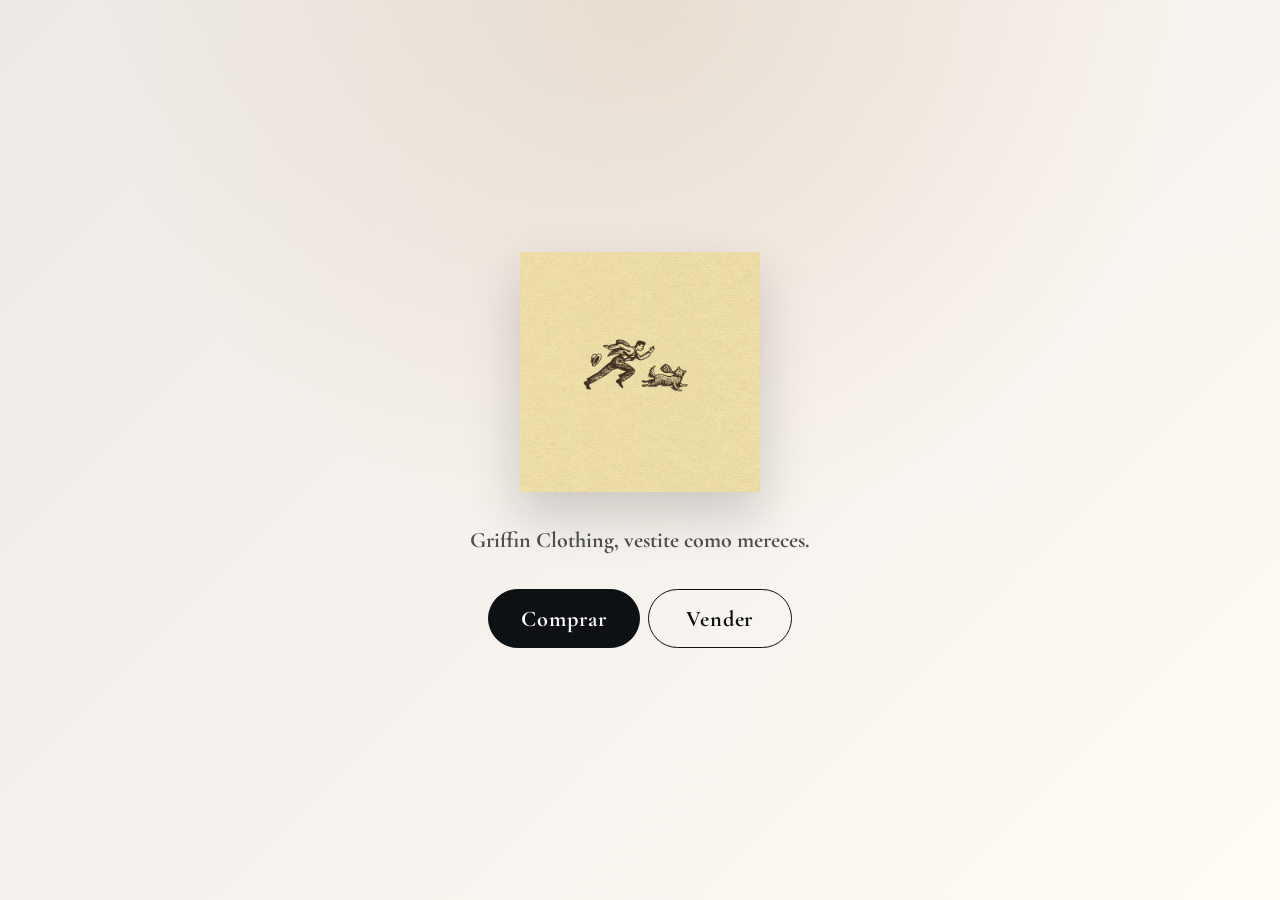
<file: index.html>
<!DOCTYPE html>
<html lang="es-AR">
<head>
  <meta charset="UTF-8">
  <meta name="viewport" content="width=device-width, initial-scale=1.0">
  <meta name="description" content="Página principal de Griffin Clothing, e-commerce universitario simulado de ropa vintage para comprar o vender prendas.">
  <meta name="robots" content="index, follow">
  <meta name="theme-color" content="#0e1114">

  <meta property="og:title" content="Griffin Clothing | Comprar o vender">
  <meta property="og:description" content="Elegí si querés comprar prendas vintage o vender ropa con historia en un proyecto universitario simulado.">
  <meta property="og:type" content="website">
  <meta property="og:image" content="assets/logo.jpg">

  <title>Griffin Clothing | Comprar o vender</title>

  <link rel="preconnect" href="https://fonts.googleapis.com">
  <link rel="preconnect" href="https://fonts.gstatic.com" crossorigin>
  <link rel="stylesheet" href="styles.css">
</head>

<body class="entry-body">
  <main class="entry-main" aria-labelledby="entry-title">
    <section class="entry" aria-describedby="entry-description">
      <h1 class="visually-hidden" id="entry-title">Griffin Clothing</h1>

      <figure class="entry__logo-frame" aria-label="Griffin Clothing">
        <img class="entry__logo" src="assets/logo.jpg" alt="Logo de Griffin Clothing" width="240" height="240">
      </figure>

      <p class="entry__description" id="entry-description">Griffin Clothing, vestite como mereces.</p>

      <nav class="entry__actions" aria-label="Elegir experiencia principal">
        <a class="entry__button entry__button--primary" href="main_comprar.html">Comprar</a>
        <a class="entry__button entry__button--secondary" href="main_vender.html">Vender</a>
      </nav>
    </section>
  </main>
</body>
</html>
</file>
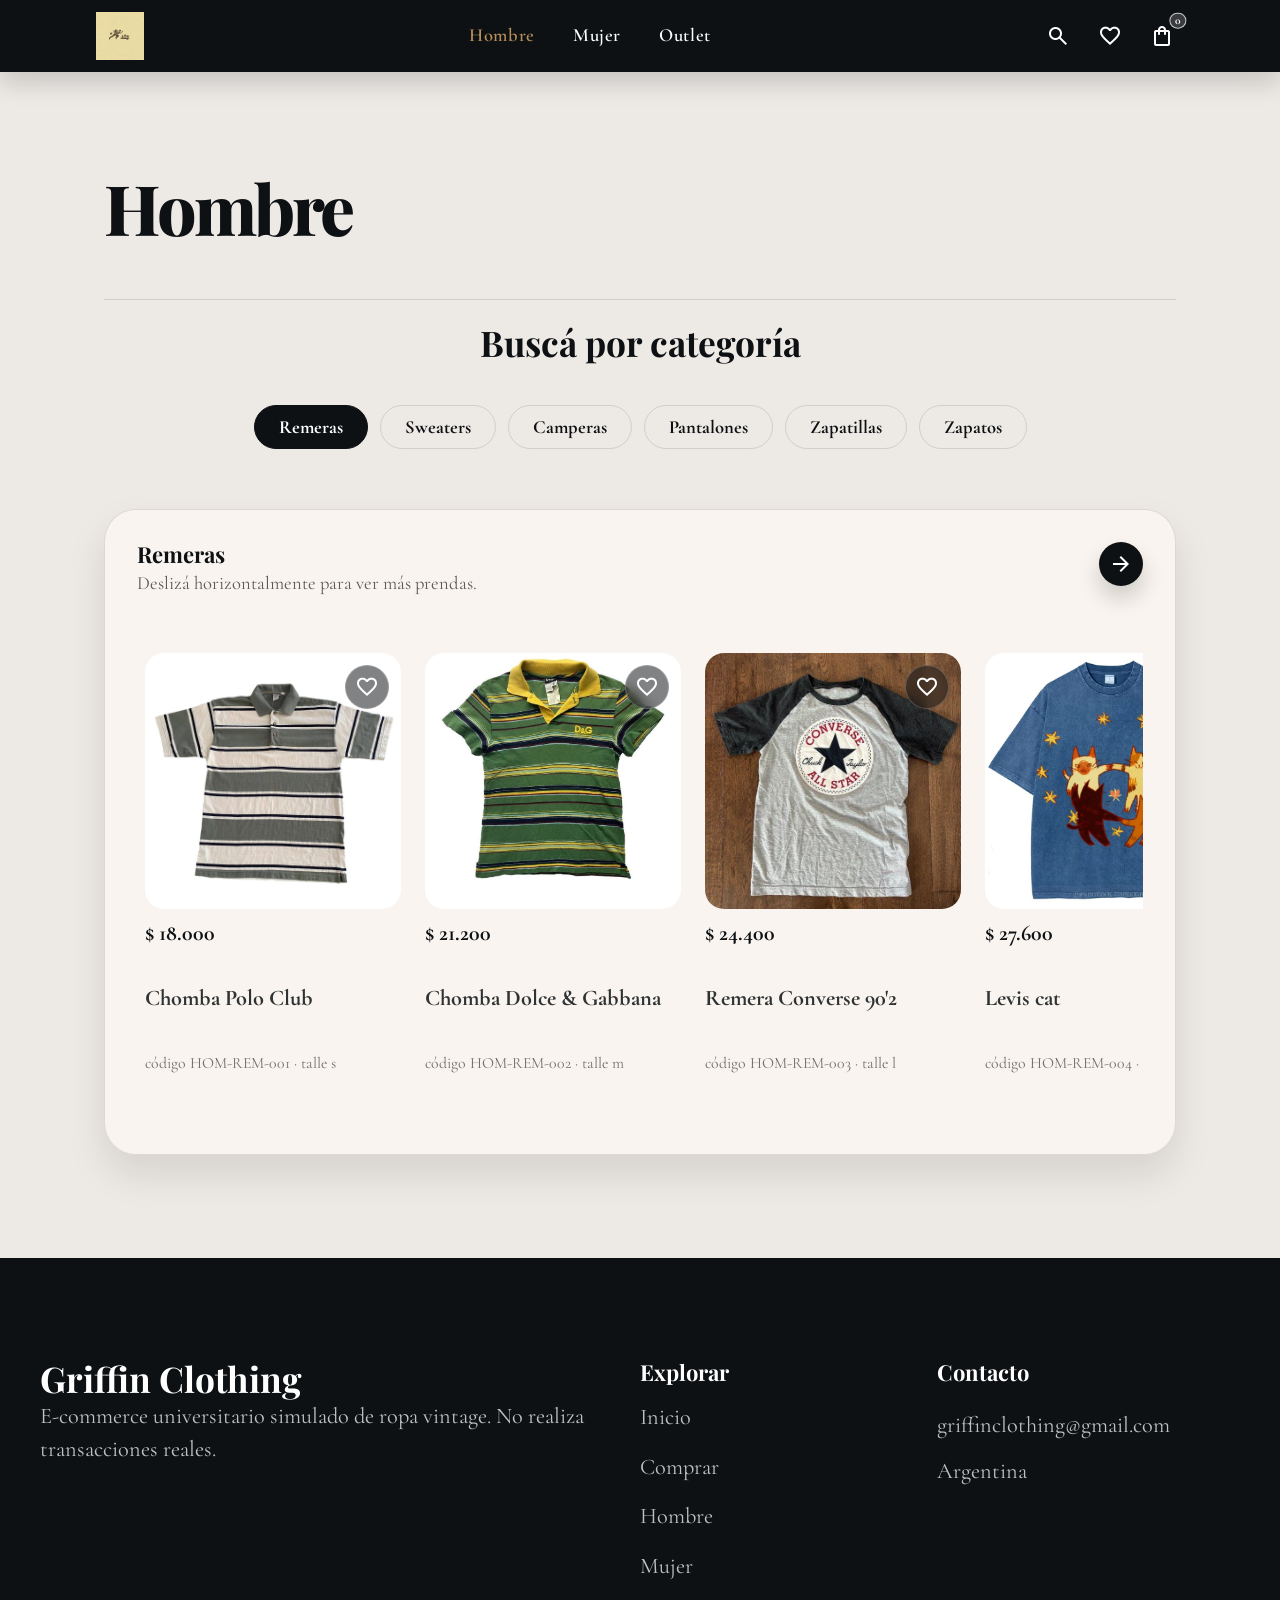
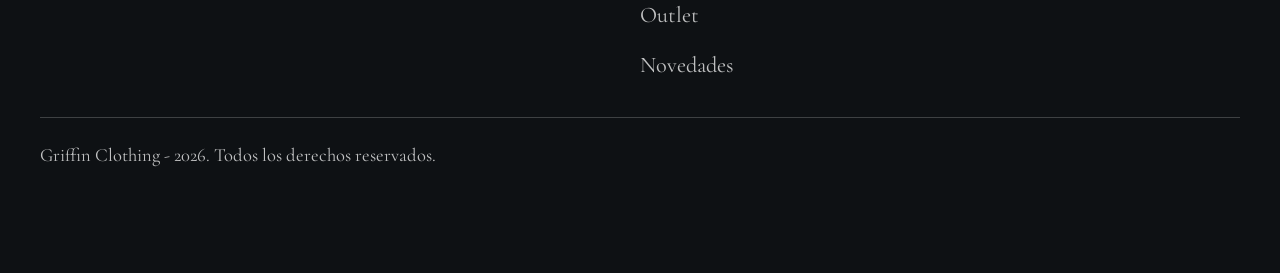
<file: hombre.html>
<!DOCTYPE html>

<html lang="es-AR">
<head>
<meta charset="utf-8"/>
<meta content="width=device-width, initial-scale=1.0" name="viewport"/>
<meta content="Categoría Hombre de Griffin Clothing: prendas vintage masculinas en un e-commerce universitario simulado." name="description"/>
<meta content="index, follow" name="robots"/>
<meta content="#0e1114" name="theme-color"/>
<meta content="Hombre | Griffin Clothing" property="og:title"/>
<meta content="Categoría Hombre de Griffin Clothing: prendas vintage masculinas en un e-commerce universitario simulado." property="og:description"/>
<meta content="website" property="og:type"/>
<meta content="assets/product-placeholder.svg" property="og:image"/>
<title>Hombre | Griffin Clothing</title>
<link href="https://fonts.googleapis.com" rel="preconnect"/>
<link crossorigin="" href="https://fonts.gstatic.com" rel="preconnect"/>
<link href="https://fonts.googleapis.com/css2?family=Material+Symbols+Outlined:opsz,wght,FILL,GRAD@24,400,0,0" rel="stylesheet"/>
<link href="styles.css" rel="stylesheet"/>
</head>
<body>
<header class="site-header">
<nav aria-label="Navegación principal" class="site-nav">
<a aria-label="Ir al inicio de Griffin Clothing" class="site-nav__brand" href="main_comprar.html">
<img alt="Logo de Griffin Clothing" class="site-nav__logo" height="48" src="assets/logo.jpg" width="48"/>
</a>
<ul aria-label="Categorías principales" class="site-nav__menu">
<li class="site-nav__item site-nav__dropdown">
<a aria-controls="submenu-hombre" aria-expanded="false" aria-haspopup="true" class="site-nav__link site-nav__link--current" href="hombre.html">Hombre</a>
<ul aria-label="Subcategorías de hombre" class="site-nav__submenu" id="submenu-hombre" role="menu">
<li role="none"><a class="site-nav__submenu-link" href="hombre.html#remeras" role="menuitem">Remeras</a></li>
<li role="none"><a class="site-nav__submenu-link" href="hombre.html#sweaters" role="menuitem">Sweaters</a></li>
<li role="none"><a class="site-nav__submenu-link" href="hombre.html#camperas" role="menuitem">Camperas</a></li>
<li role="none"><a class="site-nav__submenu-link" href="hombre.html#pantalones" role="menuitem">Pantalones</a></li>
<li role="none"><a class="site-nav__submenu-link" href="hombre.html#zapatillas" role="menuitem">Zapatillas</a></li>
<li role="none"><a class="site-nav__submenu-link" href="hombre.html#zapatos" role="menuitem">Zapatos</a></li>
</ul>
</li>
<li class="site-nav__item site-nav__dropdown">
<a aria-controls="submenu-mujer" aria-expanded="false" aria-haspopup="true" class="site-nav__link" href="mujer.html">Mujer</a>
<ul aria-label="Subcategorías de mujer" class="site-nav__submenu" id="submenu-mujer" role="menu">
<li role="none"><a class="site-nav__submenu-link" href="mujer.html#remeras" role="menuitem">Remeras</a></li>
<li role="none"><a class="site-nav__submenu-link" href="mujer.html#sweaters" role="menuitem">Sweaters</a></li>
<li role="none"><a class="site-nav__submenu-link" href="mujer.html#camperas" role="menuitem">Camperas</a></li>
<li role="none"><a class="site-nav__submenu-link" href="mujer.html#pantalones" role="menuitem">Pantalones</a></li>
<li role="none"><a class="site-nav__submenu-link" href="mujer.html#zapatillas" role="menuitem">Zapatillas</a></li>
<li role="none"><a class="site-nav__submenu-link" href="mujer.html#zapatos" role="menuitem">Zapatos</a></li>
</ul>
</li>
<li class="site-nav__item site-nav__dropdown">
<a aria-controls="submenu-outlet" aria-expanded="false" aria-haspopup="true" class="site-nav__link" href="outlet.html">Outlet</a>
<ul aria-label="Subcategorías de outlet" class="site-nav__submenu" id="submenu-outlet" role="menu">
<li role="none"><a class="site-nav__submenu-link" href="outlet.html#remeras" role="menuitem">Remeras</a></li>
<li role="none"><a class="site-nav__submenu-link" href="outlet.html#sweaters" role="menuitem">Sweaters</a></li>
<li role="none"><a class="site-nav__submenu-link" href="outlet.html#camperas" role="menuitem">Camperas</a></li>
<li role="none"><a class="site-nav__submenu-link" href="outlet.html#pantalones" role="menuitem">Pantalones</a></li>
<li role="none"><a class="site-nav__submenu-link" href="outlet.html#zapatillas" role="menuitem">Zapatillas</a></li>
<li role="none"><a class="site-nav__submenu-link" href="outlet.html#zapatos" role="menuitem">Zapatos</a></li>
</ul>
</li>
</ul>
<ul aria-label="Acciones de la tienda" class="site-nav__actions">
<li>
<a aria-label="Buscar prendas" class="site-nav__icon-link" href="#buscar">
<span aria-hidden="true" class="material-symbols-outlined">search</span>
</a>
</li>
<li>
<a aria-label="Ver prendas favoritas" class="site-nav__icon-link" href="#favoritos">
<span aria-hidden="true" class="material-symbols-outlined">favorite</span>
</a>
</li>
<li>
<button aria-controls="cart-drawer" aria-haspopup="dialog" aria-label="Ver carrito de compras simulado" class="site-nav__icon-link site-nav__icon-link--cart" data-cart-trigger="" type="button">
<span aria-hidden="true" class="material-symbols-outlined">shopping_bag</span>
<span aria-label="0 productos en carrito" class="site-nav__cart-count" data-cart-count="">0</span>
</button>
</li>
</ul>
</nav>
</header>
<main class="category-main">
<section aria-labelledby="hombre-title" class="category-shop category-shop--hombre">
<header class="category-shop__intro">
<h1 class="category-shop__heading" id="hombre-title">Hombre</h1>
</header>
<header class="category-shop__toolbar">
<h2 class="category-shop__title">Buscá por categoría</h2>
<nav aria-label="Subcategorías de hombre" class="category-filters">
<ul class="category-filters__list">
<li class="category-filters__item"><a class="category-filters__link category-filters__link--active" href="#remeras">Remeras</a></li>
<li class="category-filters__item"><a class="category-filters__link" href="#sweaters">Sweaters</a></li>
<li class="category-filters__item"><a class="category-filters__link" href="#camperas">Camperas</a></li>
<li class="category-filters__item"><a class="category-filters__link" href="#pantalones">Pantalones</a></li>
<li class="category-filters__item"><a class="category-filters__link" href="#zapatillas">Zapatillas</a></li>
<li class="category-filters__item"><a class="category-filters__link" href="#zapatos">Zapatos</a></li>
</ul>
</nav>
</header>
<section aria-label="Carruseles de productos por subcategoría" class="category-shop__panels">
<section aria-labelledby="remeras-title" class="product-carousel product-carousel--default" id="remeras">
<header class="product-carousel__header">
<h3 class="product-carousel__title" id="remeras-title">Remeras</h3>
<p class="product-carousel__description">Deslizá horizontalmente para ver más prendas.</p>
</header>
<ol aria-label="Productos de remeras" aria-live="polite" class="product-carousel__track" data-categoria="remera" data-genero="hombre" data-products-track="" id="productos-remeras-hombre">
<li class="product-carousel__item product-carousel__item--empty"><article aria-label="Cargando remeras de hombre" class="product-card product-card--loading"><p class="product-card__meta">Cargando productos...</p></article></li>
</ol>
<a aria-label="Ver más productos de remeras" class="product-carousel__arrow" data-carousel-arrow="" href="#">
<span aria-hidden="true" class="material-symbols-outlined">arrow_forward</span>
</a>
</section>
<section aria-labelledby="sweaters-title" class="product-carousel" id="sweaters">
<header class="product-carousel__header">
<h3 class="product-carousel__title" id="sweaters-title">Sweaters</h3>
<p class="product-carousel__description">Deslizá horizontalmente para ver más prendas.</p>
</header>
<ol aria-label="Productos de sweaters" aria-live="polite" class="product-carousel__track" data-categoria="sweater" data-genero="hombre" data-products-track="" id="productos-sweaters-hombre">
<li class="product-carousel__item product-carousel__item--empty"><article aria-label="Cargando sweaters de hombre" class="product-card product-card--loading"><p class="product-card__meta">Cargando productos...</p></article></li>
</ol>
<a aria-label="Ver más productos de sweaters" class="product-carousel__arrow" data-carousel-arrow="" href="#">
<span aria-hidden="true" class="material-symbols-outlined">arrow_forward</span>
</a>
</section>
<section aria-labelledby="camperas-title" class="product-carousel" id="camperas">
<header class="product-carousel__header">
<h3 class="product-carousel__title" id="camperas-title">Camperas</h3>
<p class="product-carousel__description">Deslizá horizontalmente para ver más prendas.</p>
</header>
<ol aria-label="Productos de camperas" aria-live="polite" class="product-carousel__track" data-categoria="campera" data-genero="hombre" data-products-track="" id="productos-camperas-hombre">
<li class="product-carousel__item product-carousel__item--empty"><article aria-label="Cargando camperas de hombre" class="product-card product-card--loading"><p class="product-card__meta">Cargando productos...</p></article></li>
</ol>
<a aria-label="Ver más productos de camperas" class="product-carousel__arrow" data-carousel-arrow="" href="#">
<span aria-hidden="true" class="material-symbols-outlined">arrow_forward</span>
</a>
</section>
<section aria-labelledby="pantalones-title" class="product-carousel" id="pantalones">
<header class="product-carousel__header">
<h3 class="product-carousel__title" id="pantalones-title">Pantalones</h3>
<p class="product-carousel__description">Deslizá horizontalmente para ver más prendas.</p>
</header>
<ol aria-label="Productos de pantalones" aria-live="polite" class="product-carousel__track" data-categoria="pantalon" data-genero="hombre" data-products-track="" id="productos-pantalones-hombre">
<li class="product-carousel__item product-carousel__item--empty"><article aria-label="Cargando pantalones de hombre" class="product-card product-card--loading"><p class="product-card__meta">Cargando productos...</p></article></li>
</ol>
<a aria-label="Ver más productos de pantalones" class="product-carousel__arrow" data-carousel-arrow="" href="#">
<span aria-hidden="true" class="material-symbols-outlined">arrow_forward</span>
</a>
</section>
<section aria-labelledby="zapatillas-title" class="product-carousel" id="zapatillas">
<header class="product-carousel__header">
<h3 class="product-carousel__title" id="zapatillas-title">Zapatillas</h3>
<p class="product-carousel__description">Deslizá horizontalmente para ver más prendas.</p>
</header>
<ol aria-label="Productos de zapatillas" aria-live="polite" class="product-carousel__track" data-categoria="zapatilla" data-genero="hombre" data-products-track="" id="productos-zapatillas-hombre">
<li class="product-carousel__item product-carousel__item--empty"><article aria-label="Cargando zapatillas de hombre" class="product-card product-card--loading"><p class="product-card__meta">Cargando productos...</p></article></li>
</ol>
<a aria-label="Ver más productos de zapatillas" class="product-carousel__arrow" data-carousel-arrow="" href="#">
<span aria-hidden="true" class="material-symbols-outlined">arrow_forward</span>
</a>
</section>
<section aria-labelledby="zapatos-title" class="product-carousel" id="zapatos">
<header class="product-carousel__header">
<h3 class="product-carousel__title" id="zapatos-title">Zapatos</h3>
<p class="product-carousel__description">Deslizá horizontalmente para ver más prendas.</p>
</header>
<ol aria-label="Productos de zapatos" aria-live="polite" class="product-carousel__track" data-categoria="zapato" data-genero="hombre" data-products-track="" id="productos-zapatos-hombre">
<li class="product-carousel__item product-carousel__item--empty"><article aria-label="Cargando zapatos de hombre" class="product-card product-card--loading"><p class="product-card__meta">Cargando productos...</p></article></li>
</ol>
<a aria-label="Ver más productos de zapatos" class="product-carousel__arrow" data-carousel-arrow="" href="#">
<span aria-hidden="true" class="material-symbols-outlined">arrow_forward</span>
</a>
</section>
</section>
</section>
</main>
<footer class="site-footer">
<section aria-labelledby="footer-brand-title" class="site-footer__brand">
<h2 class="site-footer__title" id="footer-brand-title">Griffin Clothing</h2>
<p class="site-footer__text">E-commerce universitario simulado de ropa vintage. No realiza transacciones reales.</p>
</section>
<nav aria-label="Navegación secundaria" class="site-footer__nav">
<h2 class="site-footer__subtitle">Explorar</h2>
<ul class="site-footer__list">
<li><a class="site-footer__link" href="index.html">Inicio</a></li>
<li><a class="site-footer__link" href="main_comprar.html">Comprar</a></li>
<li><a class="site-footer__link" href="hombre.html">Hombre</a></li>
<li><a class="site-footer__link" href="mujer.html">Mujer</a></li>
<li><a class="site-footer__link" href="outlet.html">Outlet</a></li>
<li><a class="site-footer__link" href="main_comprar.html#newsletter">Novedades</a></li>
</ul>
</nav>
<address class="site-footer__contact">
<h2 class="site-footer__subtitle">Contacto</h2>
<a class="site-footer__link" href="mailto:griffinclothing@gmail.com">griffinclothing@gmail.com</a>
<p class="site-footer__text">Argentina</p>
</address>
<p class="site-footer__legal">Griffin Clothing - 2026. Todos los derechos reservados.</p>
</footer>


<script defer="True" src="data.js"></script><script defer="True" src="app.js"></script></body>
</html>
</file>
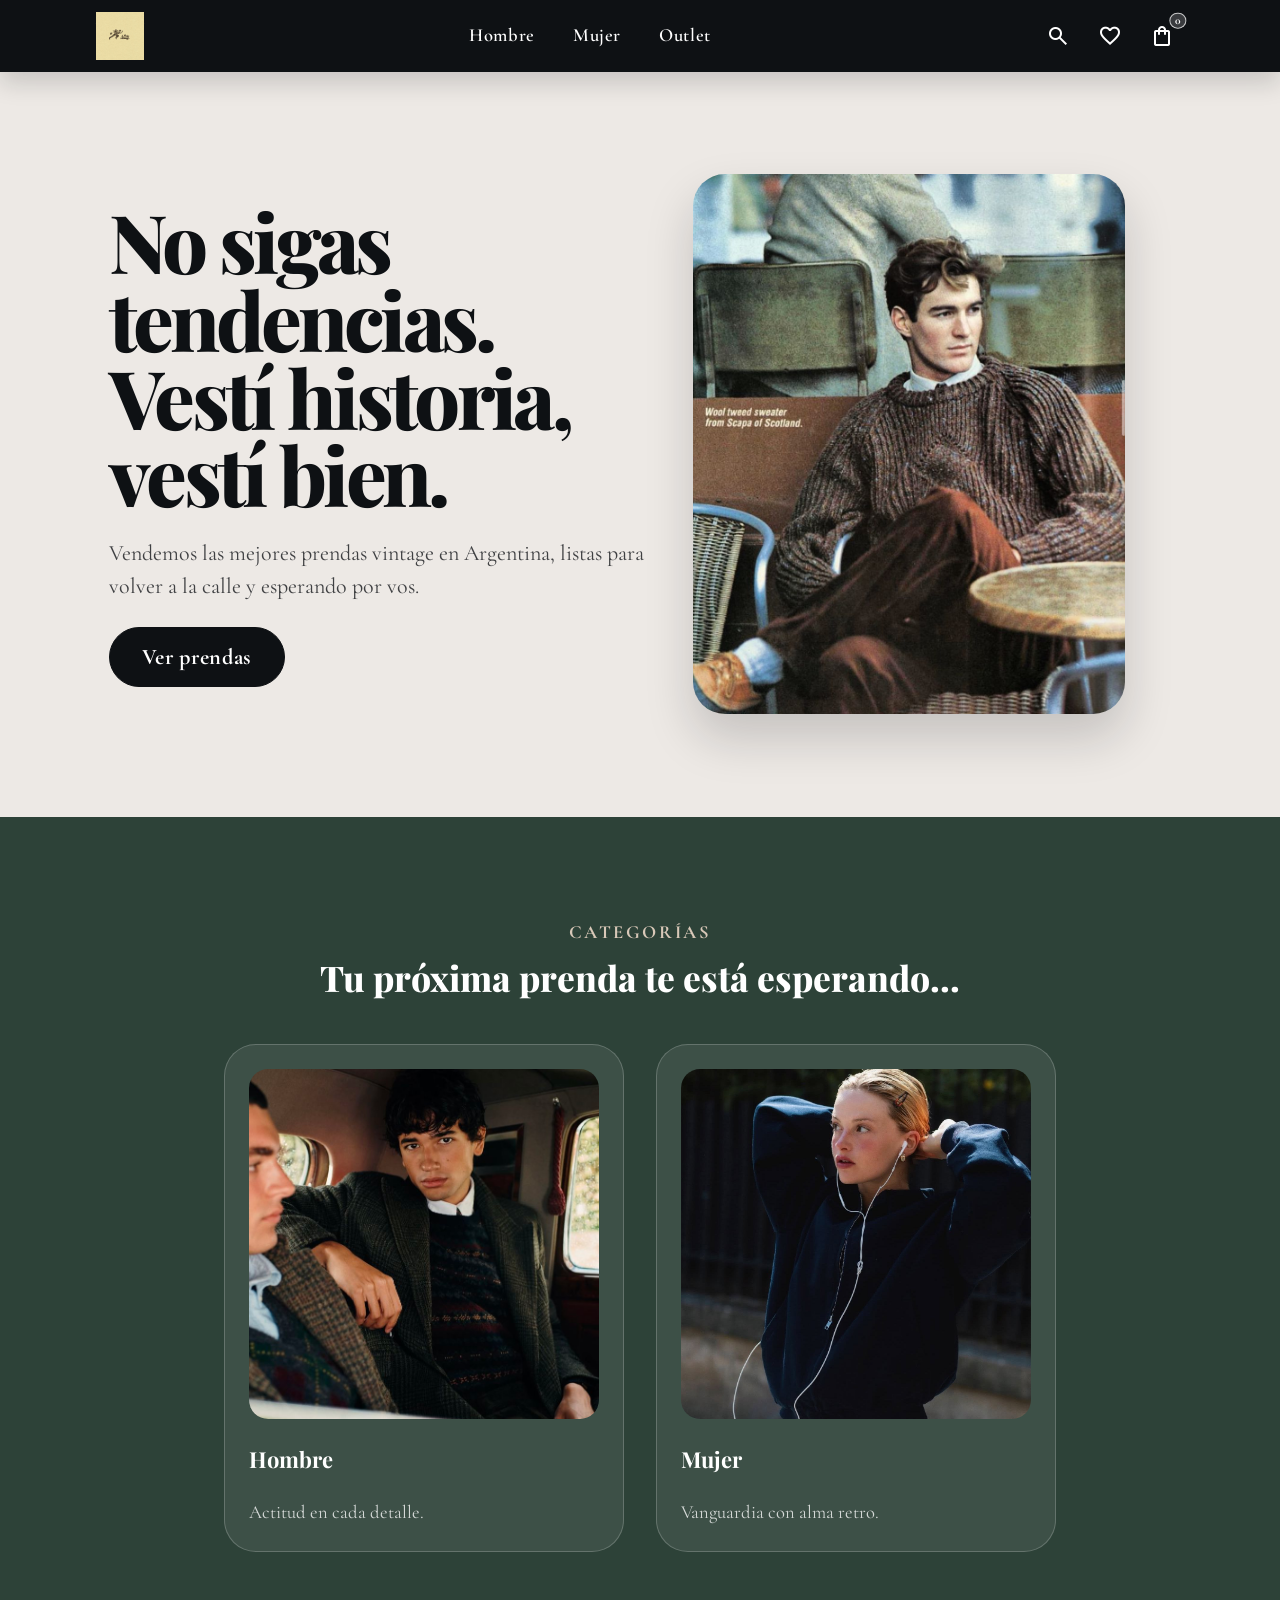
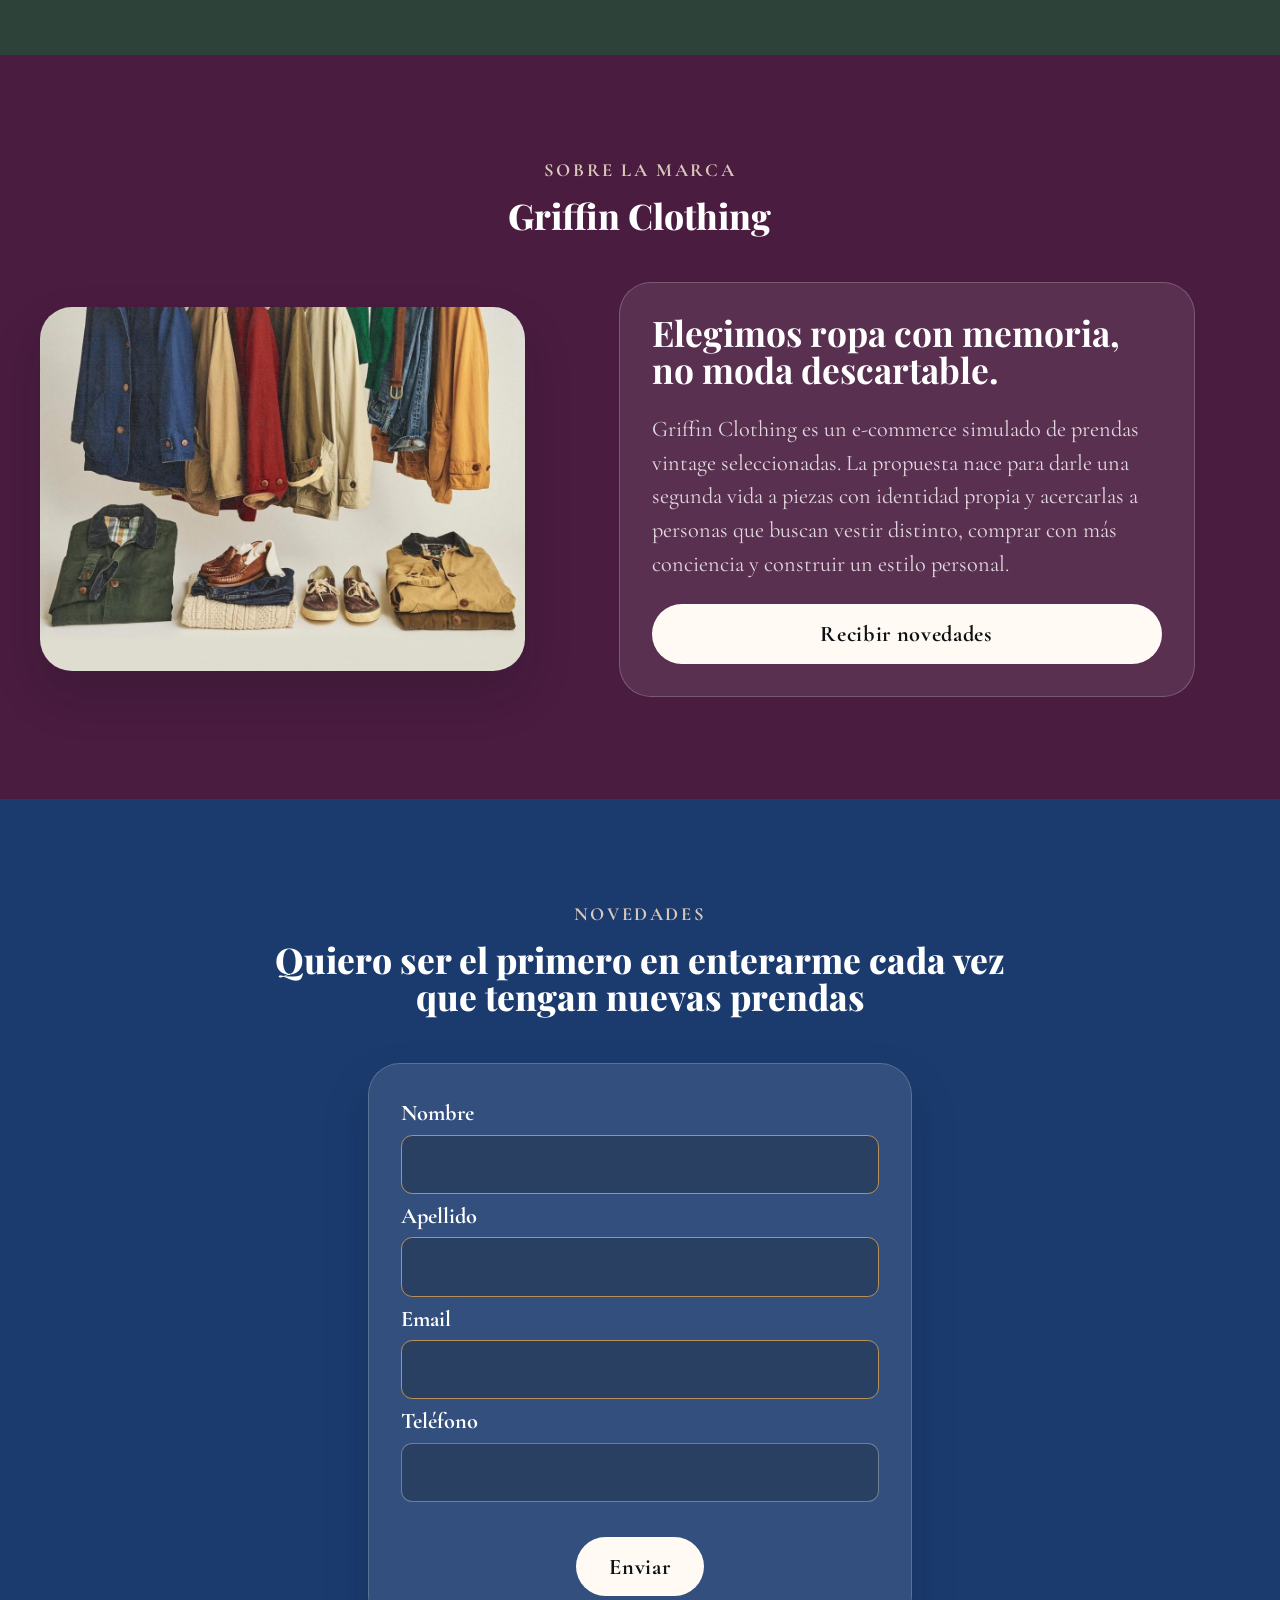
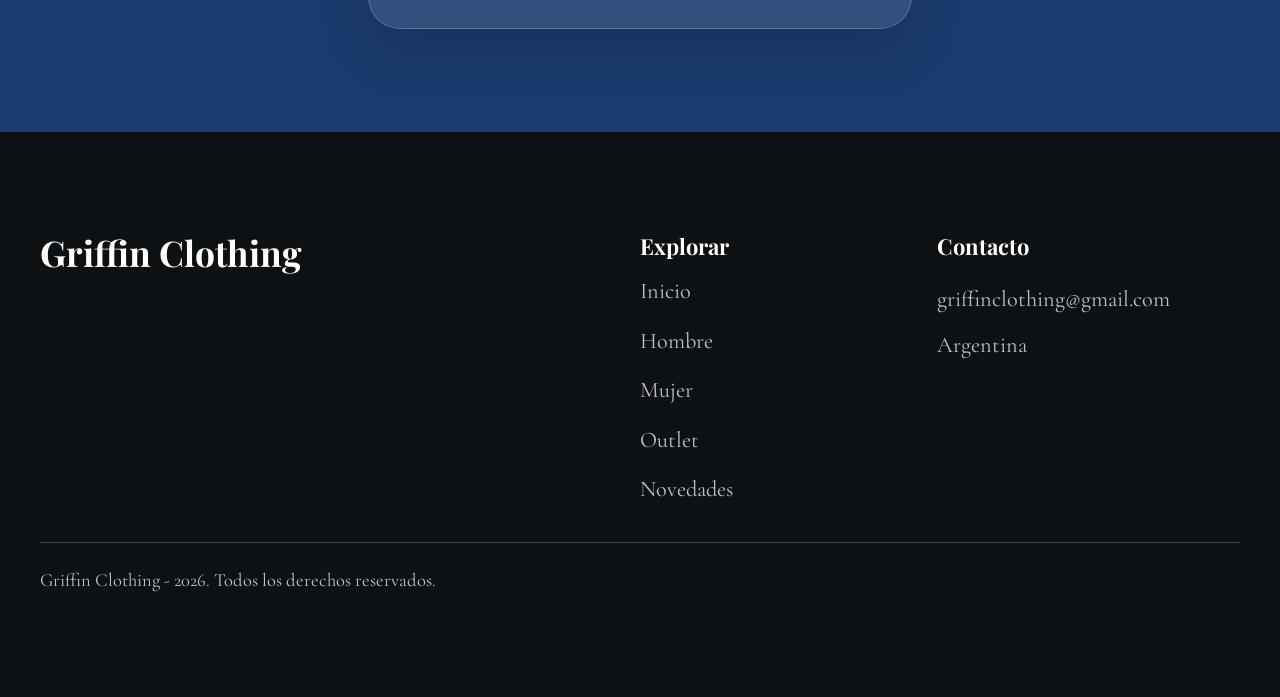
<file: main_comprar.html>
<!DOCTYPE html>
<html lang="es-AR">
<head>
  <meta charset="UTF-8">
  <meta name="viewport" content="width=device-width, initial-scale=1.0">
  <meta name="description" content="Comprá prendas vintage seleccionadas en Griffin Clothing, un e-commerce universitario simulado sin transacciones reales.">
  <meta name="robots" content="index, follow">
  <meta name="theme-color" content="#0e1114">

  <meta property="og:title" content="Comprar | Griffin Clothing">
  <meta property="og:description" content="Catálogo de compra simulado de Griffin Clothing: prendas vintage, categorías y novedades.">
  <meta property="og:type" content="website">
  <meta property="og:image" content="assets/hero-img.jpg">

  <title>Comprar | Griffin Clothing</title>

  <link rel="preconnect" href="https://fonts.googleapis.com">
  <link rel="preconnect" href="https://fonts.gstatic.com" crossorigin>
  <link href="https://fonts.googleapis.com/css2?family=Material+Symbols+Outlined:opsz,wght,FILL,GRAD@24,400,0,0" rel="stylesheet">
  <link rel="stylesheet" href="styles.css">
</head>

<body>
  <header class="site-header">
    <nav class="site-nav" aria-label="Navegación principal">
      <a class="site-nav__brand" href="index.html" aria-label="Volver a la pantalla inicial de Griffin Clothing">
        <img class="site-nav__logo" src="assets/logo.jpg" alt="Logo de Griffin Clothing" width="48" height="48">
      </a>

      <ul class="site-nav__menu" aria-label="Categorías principales">
        <li class="site-nav__item site-nav__dropdown">
          <a class="site-nav__link" href="hombre.html" aria-haspopup="true" aria-expanded="false" aria-controls="submenu-hombre">Hombre</a>
          <ul class="site-nav__submenu" id="submenu-hombre" role="menu" aria-label="Subcategorías de hombre">
            <li role="none"><a class="site-nav__submenu-link" href="hombre.html#remeras" role="menuitem">Remeras</a></li>
            <li role="none"><a class="site-nav__submenu-link" href="hombre.html#sweaters" role="menuitem">Sweaters</a></li>
            <li role="none"><a class="site-nav__submenu-link" href="hombre.html#camperas" role="menuitem">Camperas</a></li>
            <li role="none"><a class="site-nav__submenu-link" href="hombre.html#pantalones" role="menuitem">Pantalones</a></li>
            <li role="none"><a class="site-nav__submenu-link" href="hombre.html#zapatillas" role="menuitem">Zapatillas</a></li>
            <li role="none"><a class="site-nav__submenu-link" href="hombre.html#zapatos" role="menuitem">Zapatos</a></li>
          </ul>
        </li>

        <li class="site-nav__item site-nav__dropdown">
          <a class="site-nav__link" href="mujer.html" aria-haspopup="true" aria-expanded="false" aria-controls="submenu-mujer">Mujer</a>
          <ul class="site-nav__submenu" id="submenu-mujer" role="menu" aria-label="Subcategorías de mujer">
            <li role="none"><a class="site-nav__submenu-link" href="mujer.html#remeras" role="menuitem">Remeras</a></li>
            <li role="none"><a class="site-nav__submenu-link" href="mujer.html#sweaters" role="menuitem">Sweaters</a></li>
            <li role="none"><a class="site-nav__submenu-link" href="mujer.html#camperas" role="menuitem">Camperas</a></li>
            <li role="none"><a class="site-nav__submenu-link" href="mujer.html#pantalones" role="menuitem">Pantalones</a></li>
            <li role="none"><a class="site-nav__submenu-link" href="mujer.html#zapatillas" role="menuitem">Zapatillas</a></li>
            <li role="none"><a class="site-nav__submenu-link" href="mujer.html#zapatos" role="menuitem">Zapatos</a></li>
          </ul>
        </li>

        <li class="site-nav__item site-nav__dropdown">
          <a class="site-nav__link" href="outlet.html" aria-haspopup="true" aria-expanded="false" aria-controls="submenu-outlet">Outlet</a>
          <ul class="site-nav__submenu" id="submenu-outlet" role="menu" aria-label="Subcategorías de outlet">
            <li role="none"><a class="site-nav__submenu-link" href="outlet.html#remeras" role="menuitem">Remeras</a></li>
            <li role="none"><a class="site-nav__submenu-link" href="outlet.html#sweaters" role="menuitem">Sweaters</a></li>
            <li role="none"><a class="site-nav__submenu-link" href="outlet.html#camperas" role="menuitem">Camperas</a></li>
            <li role="none"><a class="site-nav__submenu-link" href="outlet.html#pantalones" role="menuitem">Pantalones</a></li>
            <li role="none"><a class="site-nav__submenu-link" href="outlet.html#zapatillas" role="menuitem">Zapatillas</a></li>
            <li role="none"><a class="site-nav__submenu-link" href="outlet.html#zapatos" role="menuitem">Zapatos</a></li>
          </ul>
        </li>
      </ul>

      <ul class="site-nav__actions" aria-label="Acciones de la tienda">
        <li>
          <a class="site-nav__icon-link" href="#buscar" aria-label="Buscar prendas">
            <span class="material-symbols-outlined" aria-hidden="true">search</span>
          </a>
        </li>
        <li>
          <a class="site-nav__icon-link" href="#favoritos" aria-label="Ver prendas favoritas">
            <span class="material-symbols-outlined" aria-hidden="true">favorite</span>
          </a>
        </li>
        <li>
          <button class="site-nav__icon-link site-nav__icon-link--cart" type="button" aria-label="Ver carrito de compras simulado" aria-haspopup="dialog" aria-controls="cart-drawer" data-cart-trigger>
            <span class="material-symbols-outlined" aria-hidden="true">shopping_bag</span>
            <span class="site-nav__cart-count" data-cart-count aria-label="0 productos en carrito">0</span>
          </button>
        </li>
      </ul>
    </nav>
  </header>

  <main class="site-main">
    <section class="hero" aria-labelledby="hero-title">
      <header class="hero__copy">
        <h1 class="hero__title" id="hero-title">No sigas tendencias. Vestí historia, vestí bien.</h1>
        <p class="hero__description">Vendemos las mejores prendas vintage en Argentina, listas para volver a la calle y esperando por vos.</p>
        <a class="button button--primary" href="#categorias">Ver prendas</a>
      </header>

      <figure class="hero__figure">
        <img class="hero__image" src="assets/hero-img.jpg" alt="Persona vistiendo ropa vintage en una escena editorial" width="720" height="900">
      </figure>
    </section>

    <section class="categories" id="categorias" aria-labelledby="categories-title">
      <header class="section-heading section-heading--center">
        <p class="section-heading__eyebrow">Categorías</p>
        <h2 class="section-heading__title" id="categories-title">Tu próxima prenda te está esperando...</h2>
      </header>

      <ul class="categories__list" aria-label="Accesos rápidos por categoría">
        <li class="categories__item">
          <article class="category-card" id="hombre">
            <a class="category-card__link" href="hombre.html" aria-label="Ver prendas vintage para hombre">
              <figure class="category-card__figure">
                <img class="category-card__image" src="assets/hombre-section.jpg" alt="Modelo con outfit masculino vintage" width="520" height="640">
              </figure>
              <h3 class="category-card__title">Hombre</h3>
              <p class="category-card__text">Actitud en cada detalle.</p>
            </a>
          </article>
        </li>
        <li class="categories__item">
          <article class="category-card" id="mujer">
            <a class="category-card__link" href="mujer.html" aria-label="Ver prendas vintage para mujer">
              <figure class="category-card__figure">
                <img class="category-card__image" src="assets/mujer-section.jpg" alt="Modelo con outfit femenino vintage" width="520" height="640">
              </figure>
              <h3 class="category-card__title">Mujer</h3>
              <p class="category-card__text">Vanguardia con alma retro.</p>
            </a>
          </article>
        </li>
      </ul>
    </section>

    <section class="about" aria-labelledby="about-title">
      <header class="section-heading section-heading--center">
        <p class="section-heading__eyebrow">Sobre la marca</p>
        <h2 class="section-heading__title" id="about-title">Griffin Clothing</h2>
      </header>

      <figure class="about__figure">
        <img class="about__image" src="assets/about-us-img.jpg" alt="Grupo de personas usando ropa vintage en la calle" width="720" height="720">
      </figure>
      <article class="about__content">
        <h3 class="about__title">Elegimos ropa con memoria, no moda descartable.</h3>
        <p class="about__text">Griffin Clothing es un e-commerce simulado de prendas vintage seleccionadas. La propuesta nace para darle una segunda vida a piezas con identidad propia y acercarlas a personas que buscan vestir distinto, comprar con más conciencia y construir un estilo personal.</p>
        <a class="button button--secondary" href="#newsletter">Recibir novedades</a>
      </article>
    </section>

    <section class="newsletter" id="newsletter" aria-labelledby="newsletter-title">
      <header class="section-heading section-heading--center">
        <p class="section-heading__eyebrow">Novedades</p>
        <h2 class="section-heading__title" id="newsletter-title">Quiero ser el primero en enterarme cada vez que tengan nuevas prendas</h2>
      </header>

      <form class="newsletter__form" action="#" method="" aria-describedby="newsletter-help">

        <fieldset class="newsletter__fieldset">
          <label class="newsletter__label" for="nombre">Nombre</label>
          <input class="newsletter__input" id="nombre" name="nombre" type="text" autocomplete="given-name" required>

          <label class="newsletter__label" for="apellido">Apellido</label>
          <input class="newsletter__input" id="apellido" name="apellido" type="text" autocomplete="family-name" required>

          <label class="newsletter__label" for="email">Email</label>
          <input class="newsletter__input" id="email" name="email" type="email" autocomplete="email" required>

          <label class="newsletter__label" for="telefono">Teléfono</label>
          <input class="newsletter__input" id="telefono" name="telefono" type="tel" autocomplete="tel">

          <button class="button button--form" type="submit">Enviar</button>
        </fieldset>
      </form>
    </section>
  </main>

  <footer class="site-footer">
    <section class="site-footer__brand" aria-labelledby="footer-brand-title">
      <h2 class="site-footer__title" id="footer-brand-title">Griffin Clothing</h2>
    </section>

    <nav class="site-footer__nav" aria-label="Navegación secundaria">
      <h2 class="site-footer__subtitle">Explorar</h2>
      <ul class="site-footer__list">
        <li><a class="site-footer__link" href="index.html">Inicio</a></li>
        <li><a class="site-footer__link" href="hombre.html">Hombre</a></li>
        <li><a class="site-footer__link" href="mujer.html">Mujer</a></li>
        <li><a class="site-footer__link" href="outlet.html">Outlet</a></li>
        <li><a class="site-footer__link" href="main_comprar.html#newsletter">Novedades</a></li>
      </ul>
    </nav>

    <address class="site-footer__contact">
      <h2 class="site-footer__subtitle">Contacto</h2>
      <a class="site-footer__link" href="mailto:griffinclothing@gmail.com">griffinclothing@gmail.com</a>
      <p class="site-footer__text">Argentina</p>
    </address>

    <p class="site-footer__legal">Griffin Clothing - 2026. Todos los derechos reservados.</p>
  </footer>
  <script src="data.js" defer></script>
  <script src="app.js" defer></script>
</body>
</html>
</file>
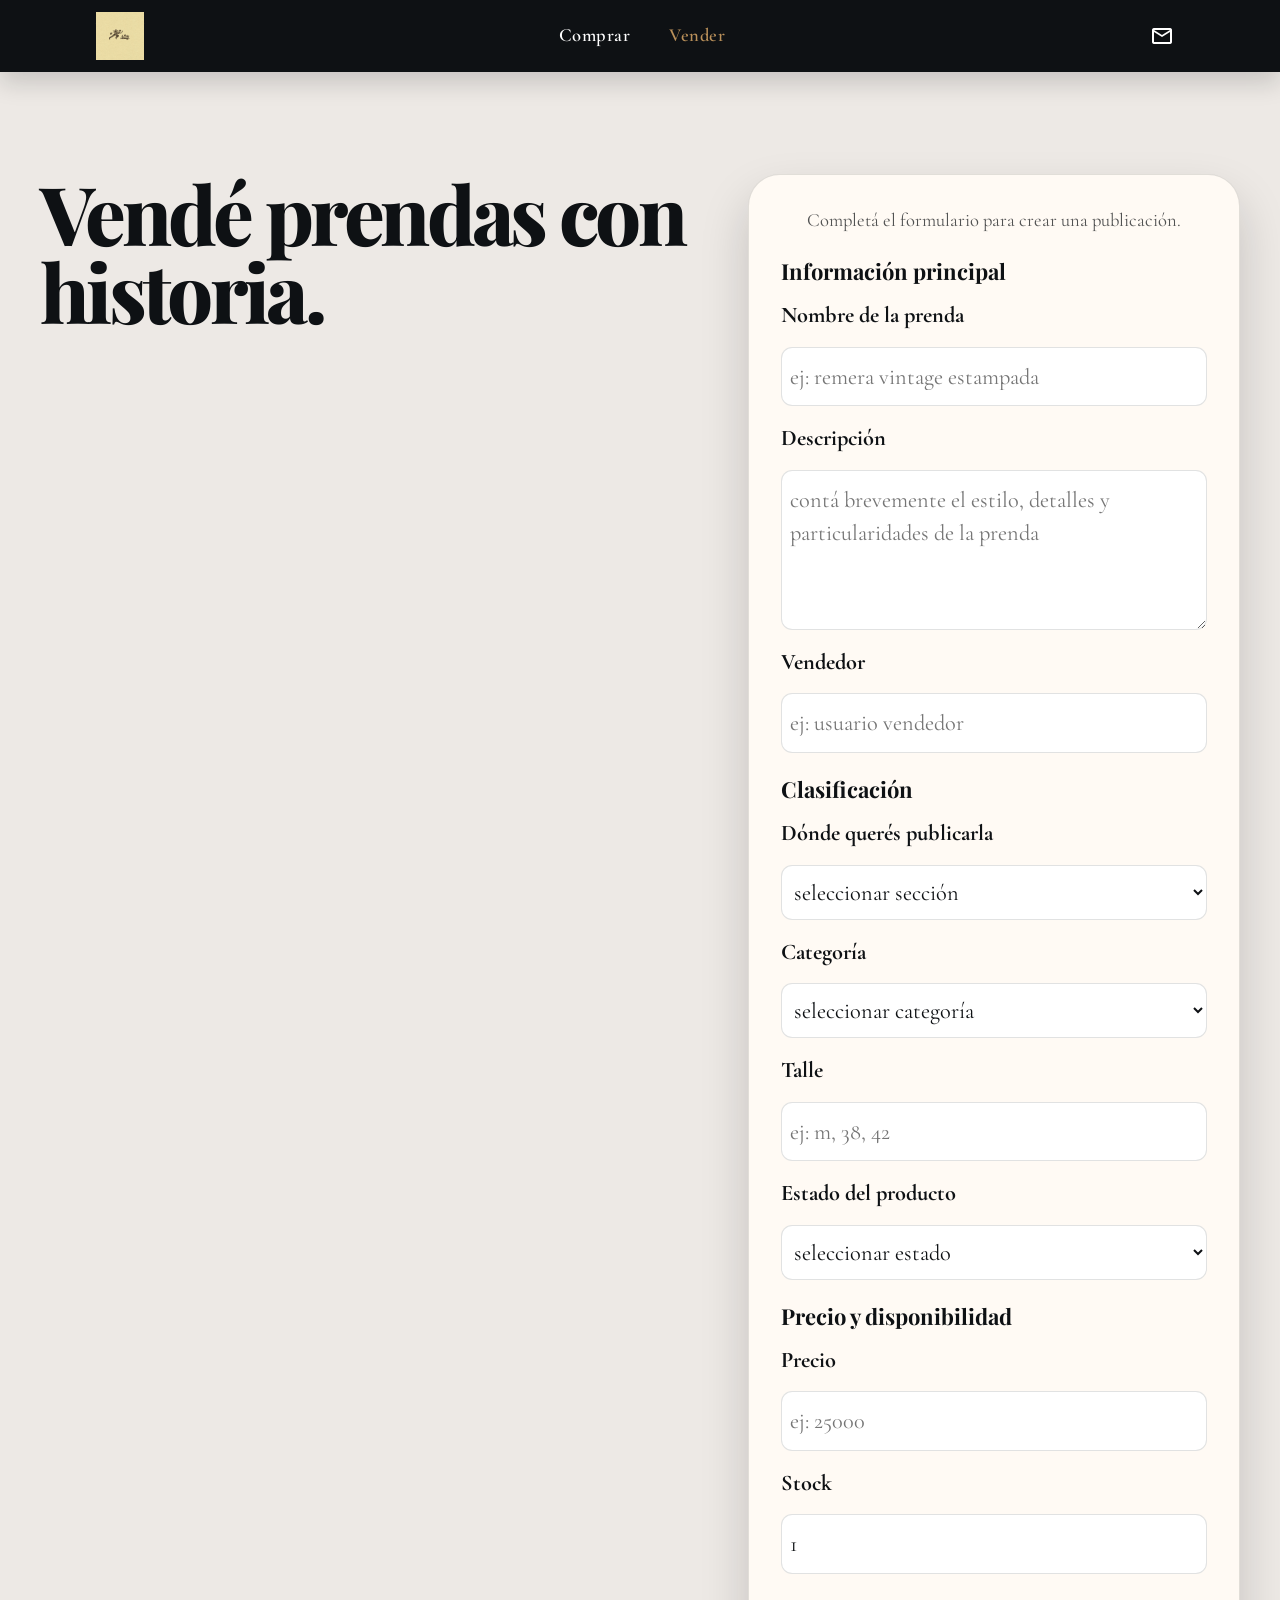
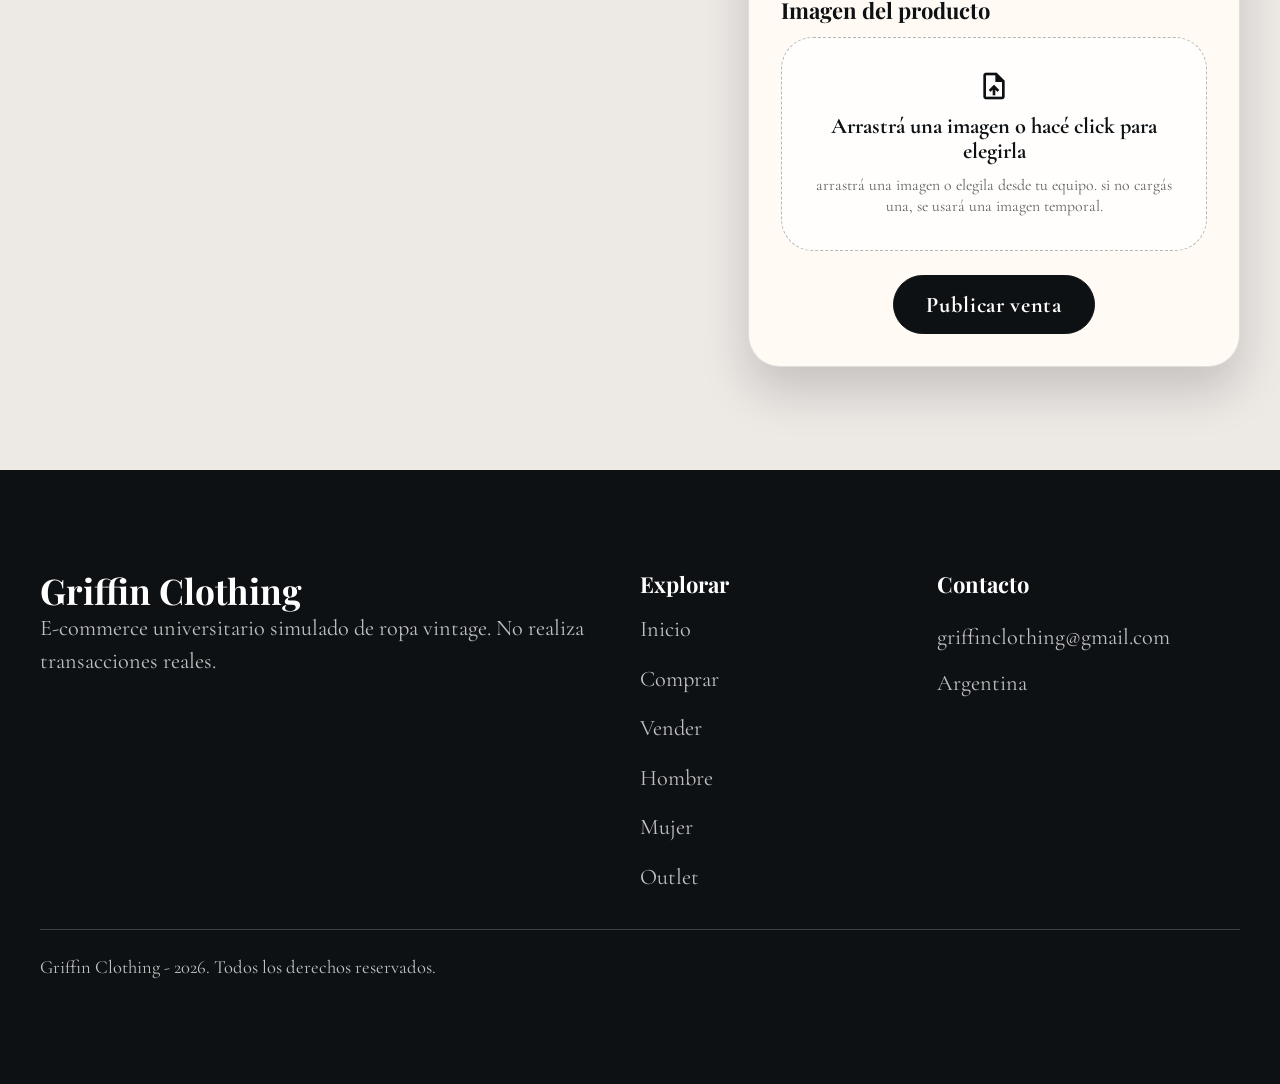
<file: main_vender.html>
<!DOCTYPE html>
<html lang="es-AR">
<head>
  <meta charset="UTF-8">
  <meta name="viewport" content="width=device-width, initial-scale=1.0">
  <meta name="description" content="Página de venta simulada de Griffin Clothing para publicar prendas vintage en un proyecto universitario.">
  <meta name="robots" content="index, follow">
  <meta name="theme-color" content="#0e1114">

  <meta property="og:title" content="Vender | Griffin Clothing">
  <meta property="og:description" content="Publicá una prenda vintage de manera simulada. Proyecto universitario sin transacciones reales.">
  <meta property="og:type" content="website">
  <meta property="og:image" content="assets/logo.jpg">

  <title>Vender | Griffin Clothing</title>

  <link rel="preconnect" href="https://fonts.googleapis.com">
  <link rel="preconnect" href="https://fonts.gstatic.com" crossorigin>
  <link href="https://fonts.googleapis.com/css2?family=Material+Symbols+Outlined:opsz,wght,FILL,GRAD@24,400,0,0" rel="stylesheet">
  <link rel="stylesheet" href="styles.css">
</head>

<body>
  <header class="site-header">
    <nav class="site-nav" aria-label="Navegación principal">
      <a class="site-nav__brand" href="index.html" aria-label="Volver a la pantalla inicial de Griffin Clothing">
        <img class="site-nav__logo" src="assets/logo.jpg" alt="Logo de Griffin Clothing" width="48" height="48">
      </a>

      <ul class="site-nav__menu" aria-label="Secciones principales">
        <li class="site-nav__item">
          <a class="site-nav__link" href="main_comprar.html">Comprar</a>
        </li>
        <li class="site-nav__item">
          <a class="site-nav__link site-nav__link--current" href="main_vender.html">Vender</a>
        </li>
      </ul>

      <ul class="site-nav__actions" aria-label="Acciones de la tienda">
        <li>
          <a class="site-nav__icon-link" href="main_comprar.html#newsletter" aria-label="Recibir novedades">
            <span class="material-symbols-outlined" aria-hidden="true">mail</span>
          </a>
        </li>
      </ul>
    </nav>
  </header>

  <main class="sell-main">
    <section class="sell-hero" aria-labelledby="sell-title">
      <header class="sell-hero__content">
        <h1 class="sell-hero__title" id="sell-title">Vendé prendas con historia.</h1>
      </header>

      <form class="sell-form" action="#" method="post" aria-describedby="sell-form-help sell-form-status" data-sell-form>
        <fieldset class="sell-form__fieldset">
          <p class="sell-form__help" id="sell-form-help">Completá el formulario para crear una publicación.</p>

          <section class="sell-form__group" aria-labelledby="sell-basic-title">
            <h2 class="sell-form__group-title" id="sell-basic-title">Información principal</h2>

            <label class="sell-form__label" for="producto-nombre">Nombre de la prenda</label>
            <input class="sell-form__input" id="producto-nombre" name="producto-nombre" type="text" placeholder="ej: remera vintage estampada" maxlength="70" required>

            <label class="sell-form__label" for="producto-descripcion">Descripción</label>
            <textarea class="sell-form__input sell-form__textarea" id="producto-descripcion" name="producto-descripcion" rows="4" placeholder="contá brevemente el estilo, detalles y particularidades de la prenda" maxlength="260" required></textarea>

            <label class="sell-form__label" for="producto-vendedor">Vendedor</label>
            <input class="sell-form__input" id="producto-vendedor" name="producto-vendedor" type="text" placeholder="ej: usuario vendedor" maxlength="50" required>
          </section>

          <section class="sell-form__group" aria-labelledby="sell-classification-title">
            <h2 class="sell-form__group-title" id="sell-classification-title">Clasificación</h2>

            <label class="sell-form__label" for="producto-genero">Dónde querés publicarla</label>
            <select class="sell-form__input" id="producto-genero" name="producto-genero" required>
              <option value="">seleccionar sección</option>
              <option value="hombre">hombre</option>
              <option value="mujer">mujer</option>
              <option value="outlet">outlet</option>
            </select>

            <label class="sell-form__label" for="producto-categoria">Categoría</label>
            <select class="sell-form__input" id="producto-categoria" name="producto-categoria" required>
              <option value="">seleccionar categoría</option>
              <option value="remera">remera</option>
              <option value="sweater">sweater</option>
              <option value="campera">campera</option>
              <option value="pantalon">pantalón</option>
              <option value="zapatilla">zapatilla</option>
              <option value="zapato">zapato</option>
            </select>

            <label class="sell-form__label" for="producto-talle">Talle</label>
            <input class="sell-form__input" id="producto-talle" name="producto-talle" type="text" placeholder="ej: m, 38, 42" maxlength="10" required>

            <label class="sell-form__label" for="producto-estado">Estado del producto</label>
            <select class="sell-form__input" id="producto-estado" name="producto-estado" required>
              <option value="">seleccionar estado</option>
              <option value="usado en excelente estado">usado en excelente estado</option>
              <option value="usado en buen estado">usado en buen estado</option>
              <option value="usado con detalles mínimos">usado con detalles mínimos</option>
              <option value="restaurado">restaurado</option>
            </select>
          </section>

          <section class="sell-form__group" aria-labelledby="sell-commerce-title">
            <h2 class="sell-form__group-title" id="sell-commerce-title">Precio y disponibilidad</h2>

            <label class="sell-form__label" for="producto-precio">Precio</label>
            <input class="sell-form__input" id="producto-precio" name="producto-precio" type="number" min="1" step="1" placeholder="ej: 25000" required>

            <label class="sell-form__label" for="producto-stock">Stock</label>
            <input class="sell-form__input" id="producto-stock" name="producto-stock" type="number" min="1" step="1" value="1" required>
          </section>

          <section class="sell-form__group sell-form__group--image" aria-labelledby="sell-image-title">
            <h2 class="sell-form__group-title" id="sell-image-title">Imagen del producto</h2>

            <label class="sell-form__dropzone" for="producto-imagen" data-sell-dropzone>
              <span class="material-symbols-outlined sell-form__dropzone-icon" aria-hidden="true">upload_file</span>
              <strong class="sell-form__dropzone-title">Arrastrá una imagen o hacé click para elegirla</strong>
              <small class="sell-form__dropzone-help" data-sell-image-feedback>arrastrá una imagen o elegila desde tu equipo. si no cargás una, se usará una imagen temporal.</small>
              <img class="sell-form__preview" src="assets/product-placeholder.svg" alt="Vista previa de la imagen del producto" data-sell-image-preview hidden>
            </label>
            <input class="sell-form__file" id="producto-imagen" name="producto-imagen" type="file" accept="image/*" data-sell-image-input>
          </section>

          <menu class="sell-form__actions" aria-label="acciones de publicación">
            <li>
              <button class="button button--primary sell-form__submit" type="submit">Publicar venta</button>
            </li>
          </menu>

          <p class="sell-form__status" id="sell-form-status" role="status" aria-live="polite" data-sell-status></p>
        </fieldset>
      </form>
    </section>
  </main>

  <footer class="site-footer">
    <section class="site-footer__brand" aria-labelledby="footer-brand-title">
      <h2 class="site-footer__title" id="footer-brand-title">Griffin Clothing</h2>
      <p class="site-footer__text">E-commerce universitario simulado de ropa vintage. No realiza transacciones reales.</p>
    </section>

    <nav class="site-footer__nav" aria-label="Navegación secundaria">
      <h2 class="site-footer__subtitle">Explorar</h2>
      <ul class="site-footer__list">
        <li><a class="site-footer__link" href="index.html">Inicio</a></li>
        <li><a class="site-footer__link" href="main_comprar.html">Comprar</a></li>
        <li><a class="site-footer__link" href="main_vender.html">Vender</a></li>
        <li><a class="site-footer__link" href="hombre.html">Hombre</a></li>
        <li><a class="site-footer__link" href="mujer.html">Mujer</a></li>
        <li><a class="site-footer__link" href="outlet.html">Outlet</a></li>
      </ul>
    </nav>

    <address class="site-footer__contact">
      <h2 class="site-footer__subtitle">Contacto</h2>
      <a class="site-footer__link" href="mailto:griffinclothing@gmail.com">griffinclothing@gmail.com</a>
      <p class="site-footer__text">Argentina</p>
    </address>

    <p class="site-footer__legal">Griffin Clothing - 2026. Todos los derechos reservados.</p>
  </footer>

  <script src="data.js" defer></script>
  <script src="app.js" defer></script>
</body>
</html>
</file>
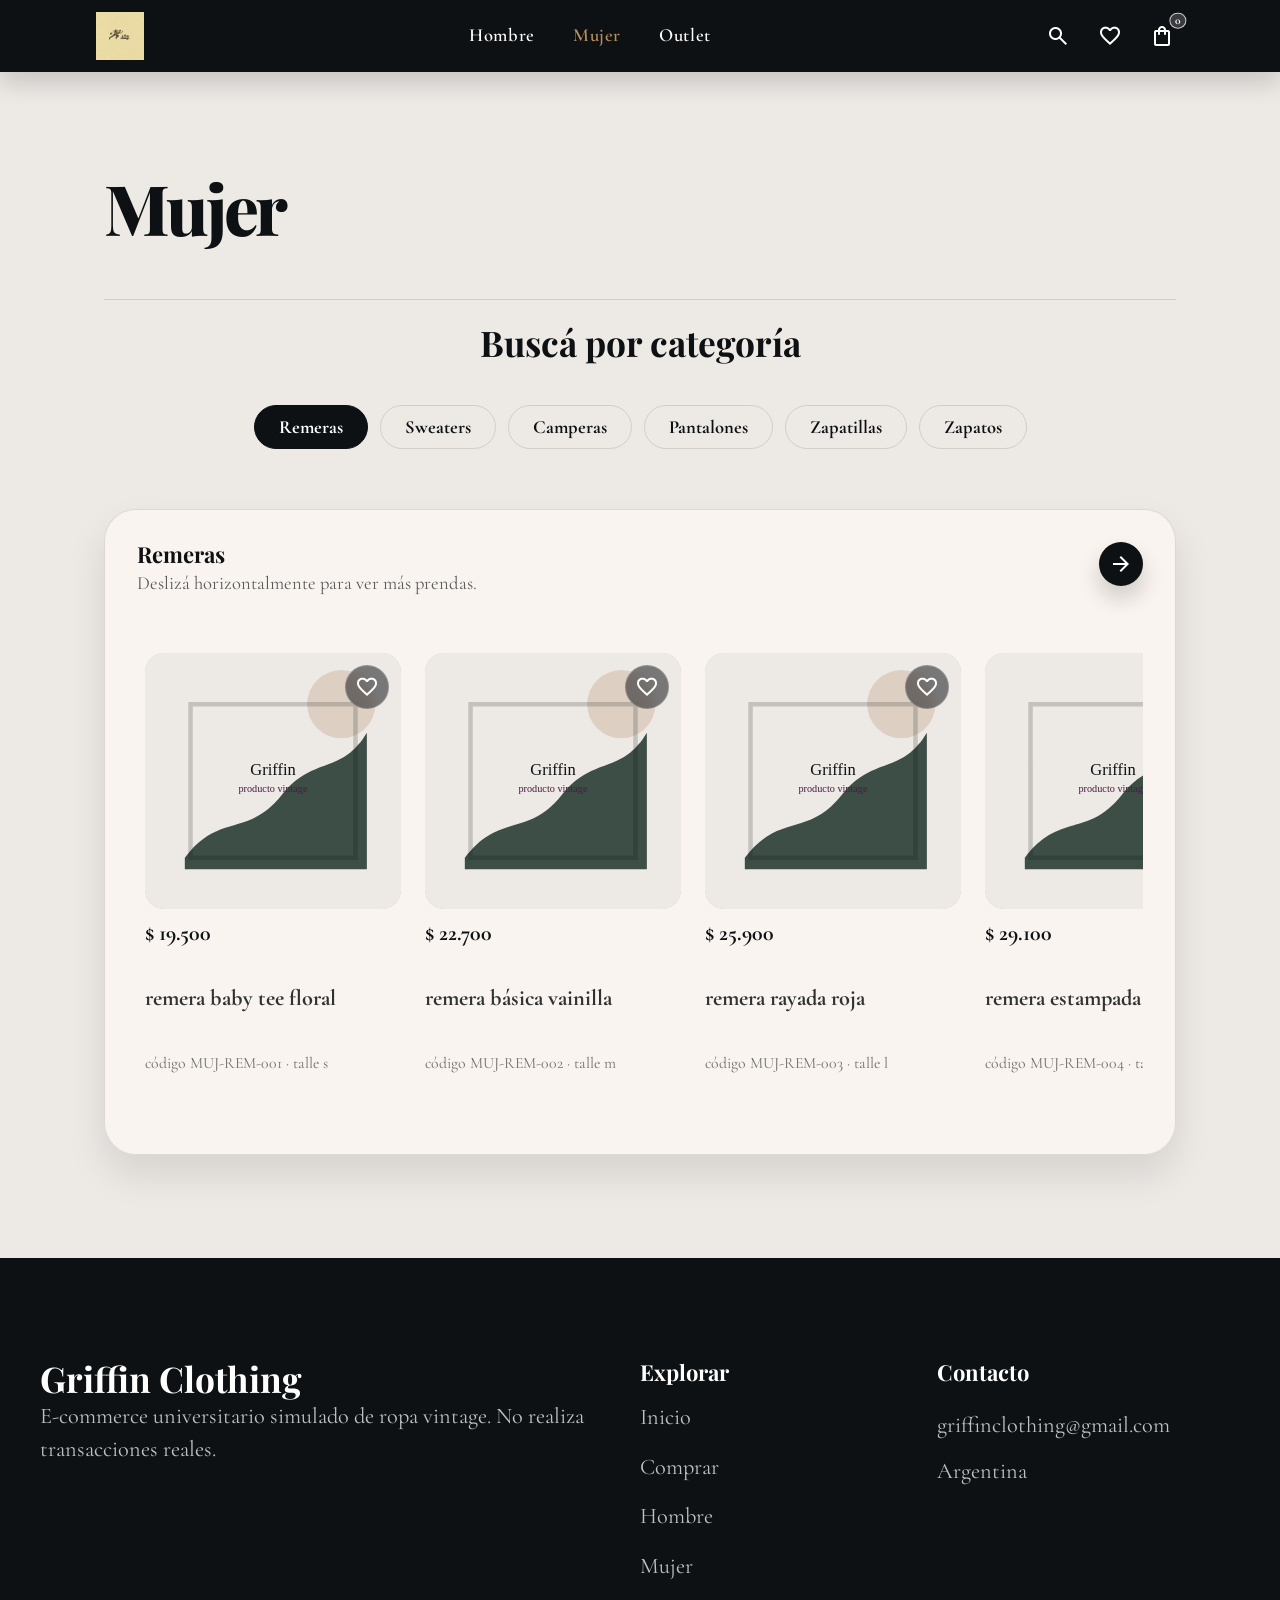
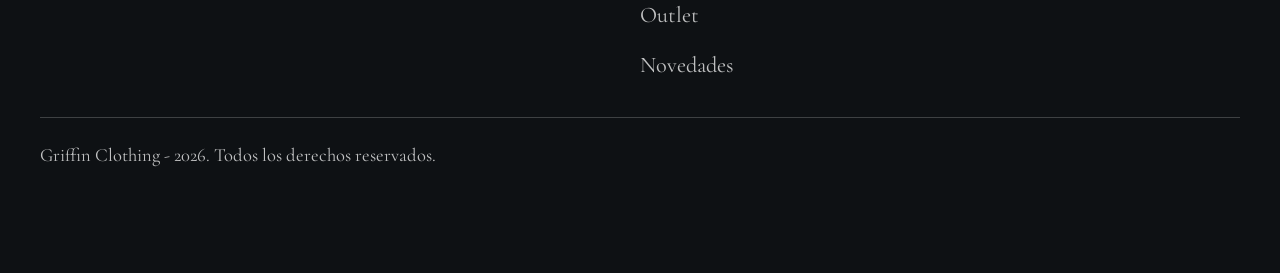
<file: mujer.html>
<!DOCTYPE html>

<html lang="es-AR">
<head>
<meta charset="utf-8"/>
<meta content="width=device-width, initial-scale=1.0" name="viewport"/>
<meta content="Categoría Mujer de Griffin Clothing: prendas vintage femeninas en un e-commerce universitario simulado." name="description"/>
<meta content="index, follow" name="robots"/>
<meta content="#0e1114" name="theme-color"/>
<meta content="Mujer | Griffin Clothing" property="og:title"/>
<meta content="Categoría Mujer de Griffin Clothing: prendas vintage femeninas en un e-commerce universitario simulado." property="og:description"/>
<meta content="website" property="og:type"/>
<meta content="assets/product-placeholder.svg" property="og:image"/>
<title>Mujer | Griffin Clothing</title>
<link href="https://fonts.googleapis.com" rel="preconnect"/>
<link crossorigin="" href="https://fonts.gstatic.com" rel="preconnect"/>
<link href="https://fonts.googleapis.com/css2?family=Material+Symbols+Outlined:opsz,wght,FILL,GRAD@24,400,0,0" rel="stylesheet"/>
<link href="styles.css" rel="stylesheet"/>
</head>
<body>
<header class="site-header">
<nav aria-label="Navegación principal" class="site-nav">
<a aria-label="Ir al inicio de Griffin Clothing" class="site-nav__brand" href="main_comprar.html">
<img alt="Logo de Griffin Clothing" class="site-nav__logo" height="48" src="assets/logo.jpg" width="48"/>
</a>
<ul aria-label="Categorías principales" class="site-nav__menu">
<li class="site-nav__item site-nav__dropdown">
<a aria-controls="submenu-hombre" aria-expanded="false" aria-haspopup="true" class="site-nav__link" href="hombre.html">Hombre</a>
<ul aria-label="Subcategorías de hombre" class="site-nav__submenu" id="submenu-hombre" role="menu">
<li role="none"><a class="site-nav__submenu-link" href="hombre.html#remeras" role="menuitem">Remeras</a></li>
<li role="none"><a class="site-nav__submenu-link" href="hombre.html#sweaters" role="menuitem">Sweaters</a></li>
<li role="none"><a class="site-nav__submenu-link" href="hombre.html#camperas" role="menuitem">Camperas</a></li>
<li role="none"><a class="site-nav__submenu-link" href="hombre.html#pantalones" role="menuitem">Pantalones</a></li>
<li role="none"><a class="site-nav__submenu-link" href="hombre.html#zapatillas" role="menuitem">Zapatillas</a></li>
<li role="none"><a class="site-nav__submenu-link" href="hombre.html#zapatos" role="menuitem">Zapatos</a></li>
</ul>
</li>
<li class="site-nav__item site-nav__dropdown">
<a aria-controls="submenu-mujer" aria-expanded="false" aria-haspopup="true" class="site-nav__link site-nav__link--current" href="mujer.html">Mujer</a>
<ul aria-label="Subcategorías de mujer" class="site-nav__submenu" id="submenu-mujer" role="menu">
<li role="none"><a class="site-nav__submenu-link" href="mujer.html#remeras" role="menuitem">Remeras</a></li>
<li role="none"><a class="site-nav__submenu-link" href="mujer.html#sweaters" role="menuitem">Sweaters</a></li>
<li role="none"><a class="site-nav__submenu-link" href="mujer.html#camperas" role="menuitem">Camperas</a></li>
<li role="none"><a class="site-nav__submenu-link" href="mujer.html#pantalones" role="menuitem">Pantalones</a></li>
<li role="none"><a class="site-nav__submenu-link" href="mujer.html#zapatillas" role="menuitem">Zapatillas</a></li>
<li role="none"><a class="site-nav__submenu-link" href="mujer.html#zapatos" role="menuitem">Zapatos</a></li>
</ul>
</li>
<li class="site-nav__item site-nav__dropdown">
<a aria-controls="submenu-outlet" aria-expanded="false" aria-haspopup="true" class="site-nav__link" href="outlet.html">Outlet</a>
<ul aria-label="Subcategorías de outlet" class="site-nav__submenu" id="submenu-outlet" role="menu">
<li role="none"><a class="site-nav__submenu-link" href="outlet.html#remeras" role="menuitem">Remeras</a></li>
<li role="none"><a class="site-nav__submenu-link" href="outlet.html#sweaters" role="menuitem">Sweaters</a></li>
<li role="none"><a class="site-nav__submenu-link" href="outlet.html#camperas" role="menuitem">Camperas</a></li>
<li role="none"><a class="site-nav__submenu-link" href="outlet.html#pantalones" role="menuitem">Pantalones</a></li>
<li role="none"><a class="site-nav__submenu-link" href="outlet.html#zapatillas" role="menuitem">Zapatillas</a></li>
<li role="none"><a class="site-nav__submenu-link" href="outlet.html#zapatos" role="menuitem">Zapatos</a></li>
</ul>
</li>
</ul>
<ul aria-label="Acciones de la tienda" class="site-nav__actions">
<li>
<a aria-label="Buscar prendas" class="site-nav__icon-link" href="#buscar">
<span aria-hidden="true" class="material-symbols-outlined">search</span>
</a>
</li>
<li>
<a aria-label="Ver prendas favoritas" class="site-nav__icon-link" href="#favoritos">
<span aria-hidden="true" class="material-symbols-outlined">favorite</span>
</a>
</li>
<li>
<button aria-controls="cart-drawer" aria-haspopup="dialog" aria-label="Ver carrito de compras simulado" class="site-nav__icon-link site-nav__icon-link--cart" data-cart-trigger="" type="button">
<span aria-hidden="true" class="material-symbols-outlined">shopping_bag</span>
<span aria-label="0 productos en carrito" class="site-nav__cart-count" data-cart-count="">0</span>
</button>
</li>
</ul>
</nav>
</header>
<main class="category-main">
<section aria-labelledby="mujer-title" class="category-shop category-shop--mujer">
<header class="category-shop__intro">
<h1 class="category-shop__heading" id="mujer-title">Mujer</h1>
</header>
<header class="category-shop__toolbar">
<h2 class="category-shop__title">Buscá por categoría</h2>
<nav aria-label="Subcategorías de mujer" class="category-filters">
<ul class="category-filters__list">
<li class="category-filters__item"><a class="category-filters__link category-filters__link--active" href="#remeras">Remeras</a></li>
<li class="category-filters__item"><a class="category-filters__link" href="#sweaters">Sweaters</a></li>
<li class="category-filters__item"><a class="category-filters__link" href="#camperas">Camperas</a></li>
<li class="category-filters__item"><a class="category-filters__link" href="#pantalones">Pantalones</a></li>
<li class="category-filters__item"><a class="category-filters__link" href="#zapatillas">Zapatillas</a></li>
<li class="category-filters__item"><a class="category-filters__link" href="#zapatos">Zapatos</a></li>
</ul>
</nav>
</header>
<section aria-label="Carruseles de productos por subcategoría" class="category-shop__panels">
<section aria-labelledby="remeras-title" class="product-carousel product-carousel--default" id="remeras">
<header class="product-carousel__header">
<h3 class="product-carousel__title" id="remeras-title">Remeras</h3>
<p class="product-carousel__description">Deslizá horizontalmente para ver más prendas.</p>
</header>
<ol aria-label="Productos de remeras" aria-live="polite" class="product-carousel__track" data-categoria="remera" data-genero="mujer" data-products-track="" id="productos-remeras-mujer">
<li class="product-carousel__item product-carousel__item--empty"><article aria-label="Cargando remeras de mujer" class="product-card product-card--loading"><p class="product-card__meta">Cargando productos...</p></article></li>
</ol>
<a aria-label="Ver más productos de remeras" class="product-carousel__arrow" data-carousel-arrow="" href="#">
<span aria-hidden="true" class="material-symbols-outlined">arrow_forward</span>
</a>
</section>
<section aria-labelledby="sweaters-title" class="product-carousel" id="sweaters">
<header class="product-carousel__header">
<h3 class="product-carousel__title" id="sweaters-title">Sweaters</h3>
<p class="product-carousel__description">Deslizá horizontalmente para ver más prendas.</p>
</header>
<ol aria-label="Productos de sweaters" aria-live="polite" class="product-carousel__track" data-categoria="sweater" data-genero="mujer" data-products-track="" id="productos-sweaters-mujer">
<li class="product-carousel__item product-carousel__item--empty"><article aria-label="Cargando sweaters de mujer" class="product-card product-card--loading"><p class="product-card__meta">Cargando productos...</p></article></li>
</ol>
<a aria-label="Ver más productos de sweaters" class="product-carousel__arrow" data-carousel-arrow="" href="#">
<span aria-hidden="true" class="material-symbols-outlined">arrow_forward</span>
</a>
</section>
<section aria-labelledby="camperas-title" class="product-carousel" id="camperas">
<header class="product-carousel__header">
<h3 class="product-carousel__title" id="camperas-title">Camperas</h3>
<p class="product-carousel__description">Deslizá horizontalmente para ver más prendas.</p>
</header>
<ol aria-label="Productos de camperas" aria-live="polite" class="product-carousel__track" data-categoria="campera" data-genero="mujer" data-products-track="" id="productos-camperas-mujer">
<li class="product-carousel__item product-carousel__item--empty"><article aria-label="Cargando camperas de mujer" class="product-card product-card--loading"><p class="product-card__meta">Cargando productos...</p></article></li>
</ol>
<a aria-label="Ver más productos de camperas" class="product-carousel__arrow" data-carousel-arrow="" href="#">
<span aria-hidden="true" class="material-symbols-outlined">arrow_forward</span>
</a>
</section>
<section aria-labelledby="pantalones-title" class="product-carousel" id="pantalones">
<header class="product-carousel__header">
<h3 class="product-carousel__title" id="pantalones-title">Pantalones</h3>
<p class="product-carousel__description">Deslizá horizontalmente para ver más prendas.</p>
</header>
<ol aria-label="Productos de pantalones" aria-live="polite" class="product-carousel__track" data-categoria="pantalon" data-genero="mujer" data-products-track="" id="productos-pantalones-mujer">
<li class="product-carousel__item product-carousel__item--empty"><article aria-label="Cargando pantalones de mujer" class="product-card product-card--loading"><p class="product-card__meta">Cargando productos...</p></article></li>
</ol>
<a aria-label="Ver más productos de pantalones" class="product-carousel__arrow" data-carousel-arrow="" href="#">
<span aria-hidden="true" class="material-symbols-outlined">arrow_forward</span>
</a>
</section>
<section aria-labelledby="zapatillas-title" class="product-carousel" id="zapatillas">
<header class="product-carousel__header">
<h3 class="product-carousel__title" id="zapatillas-title">Zapatillas</h3>
<p class="product-carousel__description">Deslizá horizontalmente para ver más prendas.</p>
</header>
<ol aria-label="Productos de zapatillas" aria-live="polite" class="product-carousel__track" data-categoria="zapatilla" data-genero="mujer" data-products-track="" id="productos-zapatillas-mujer">
<li class="product-carousel__item product-carousel__item--empty"><article aria-label="Cargando zapatillas de mujer" class="product-card product-card--loading"><p class="product-card__meta">Cargando productos...</p></article></li>
</ol>
<a aria-label="Ver más productos de zapatillas" class="product-carousel__arrow" data-carousel-arrow="" href="#">
<span aria-hidden="true" class="material-symbols-outlined">arrow_forward</span>
</a>
</section>
<section aria-labelledby="zapatos-title" class="product-carousel" id="zapatos">
<header class="product-carousel__header">
<h3 class="product-carousel__title" id="zapatos-title">Zapatos</h3>
<p class="product-carousel__description">Deslizá horizontalmente para ver más prendas.</p>
</header>
<ol aria-label="Productos de zapatos" aria-live="polite" class="product-carousel__track" data-categoria="zapato" data-genero="mujer" data-products-track="" id="productos-zapatos-mujer">
<li class="product-carousel__item product-carousel__item--empty"><article aria-label="Cargando zapatos de mujer" class="product-card product-card--loading"><p class="product-card__meta">Cargando productos...</p></article></li>
</ol>
<a aria-label="Ver más productos de zapatos" class="product-carousel__arrow" data-carousel-arrow="" href="#">
<span aria-hidden="true" class="material-symbols-outlined">arrow_forward</span>
</a>
</section>
</section>
</section>
</main>
<footer class="site-footer">
<section aria-labelledby="footer-brand-title" class="site-footer__brand">
<h2 class="site-footer__title" id="footer-brand-title">Griffin Clothing</h2>
<p class="site-footer__text">E-commerce universitario simulado de ropa vintage. No realiza transacciones reales.</p>
</section>
<nav aria-label="Navegación secundaria" class="site-footer__nav">
<h2 class="site-footer__subtitle">Explorar</h2>
<ul class="site-footer__list">
<li><a class="site-footer__link" href="index.html">Inicio</a></li>
<li><a class="site-footer__link" href="main_comprar.html">Comprar</a></li>
<li><a class="site-footer__link" href="hombre.html">Hombre</a></li>
<li><a class="site-footer__link" href="mujer.html">Mujer</a></li>
<li><a class="site-footer__link" href="outlet.html">Outlet</a></li>
<li><a class="site-footer__link" href="main_comprar.html#newsletter">Novedades</a></li>
</ul>
</nav>
<address class="site-footer__contact">
<h2 class="site-footer__subtitle">Contacto</h2>
<a class="site-footer__link" href="mailto:griffinclothing@gmail.com">griffinclothing@gmail.com</a>
<p class="site-footer__text">Argentina</p>
</address>
<p class="site-footer__legal">Griffin Clothing - 2026. Todos los derechos reservados.</p>
</footer>


<script defer="True" src="data.js"></script><script defer="True" src="app.js"></script></body>
</html>
</file>
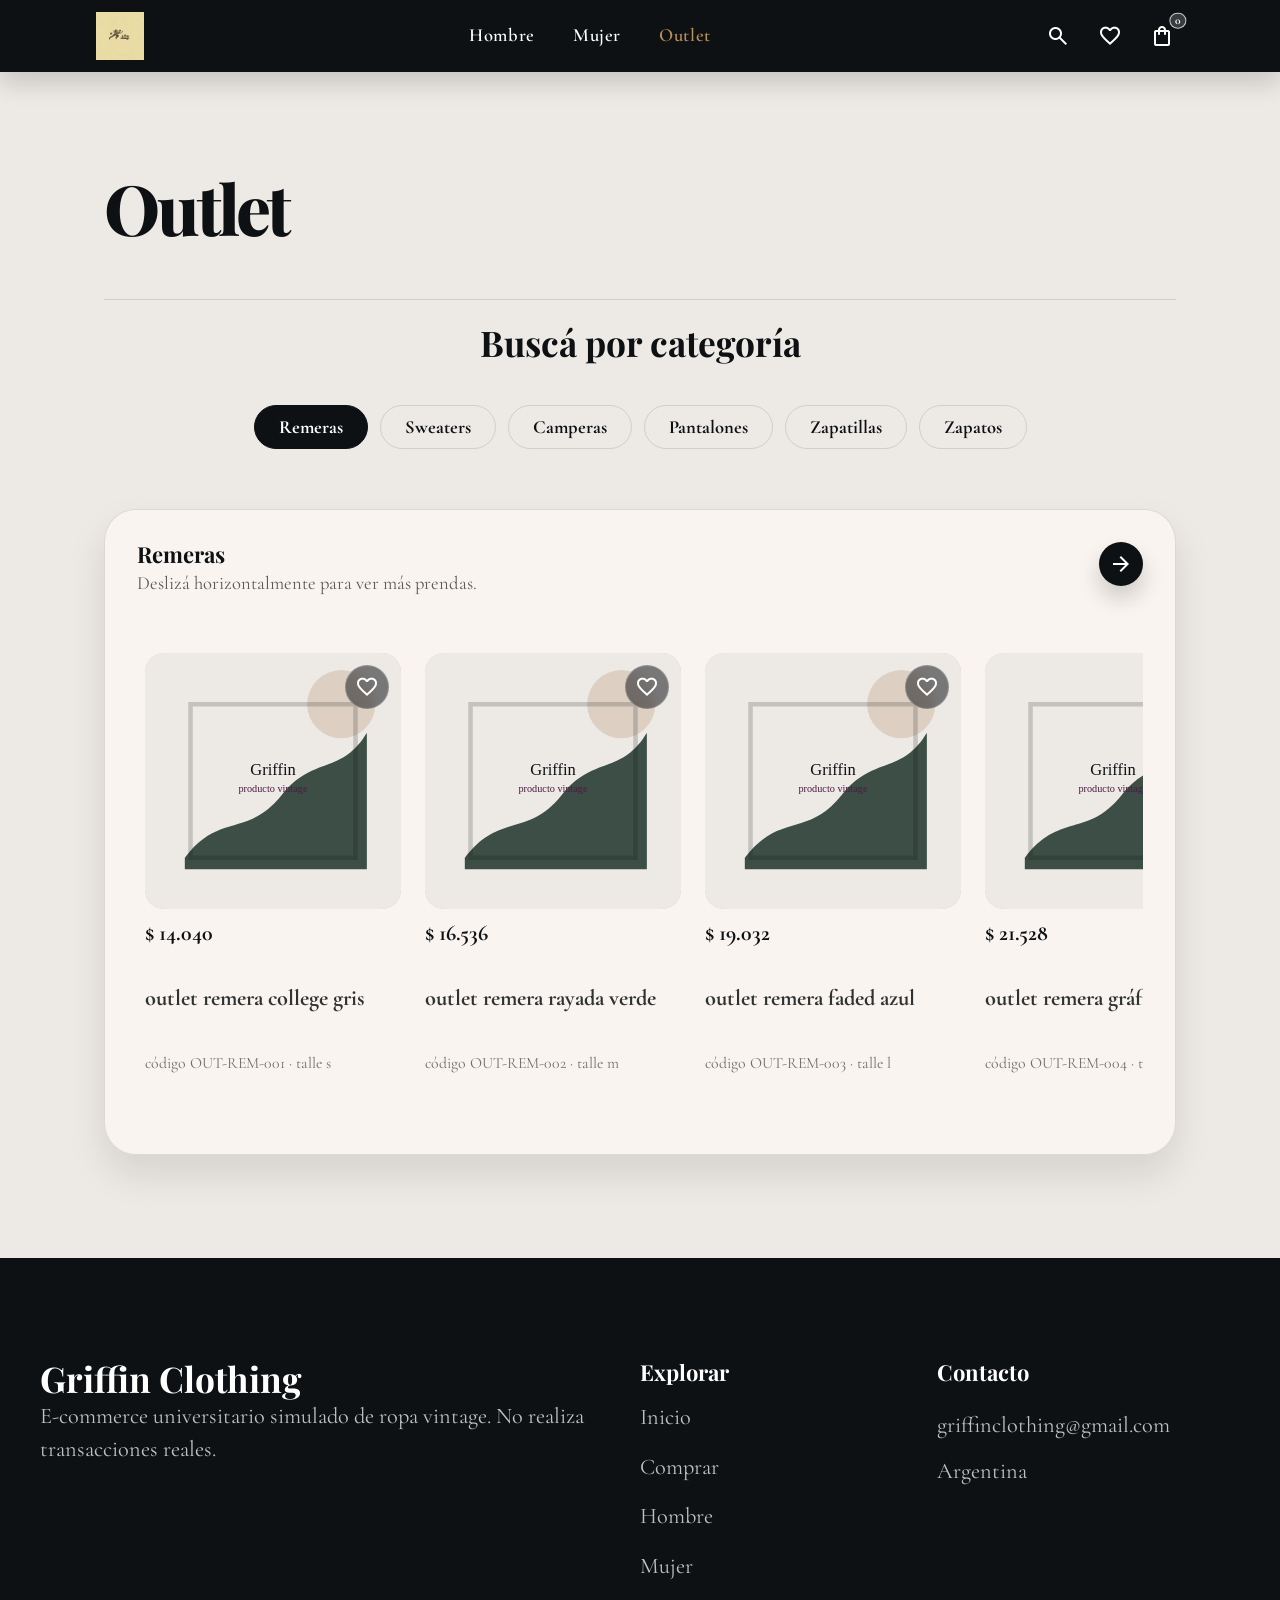
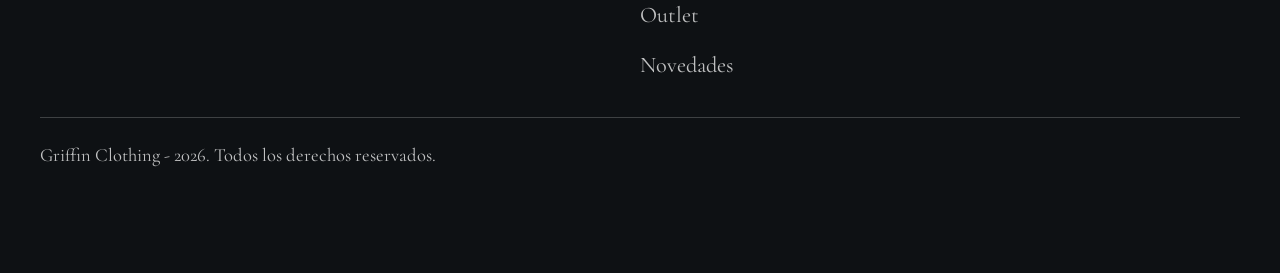
<file: outlet.html>
<!DOCTYPE html>

<html lang="es-AR">
<head>
<meta charset="utf-8"/>
<meta content="width=device-width, initial-scale=1.0" name="viewport"/>
<meta content="Outlet de Griffin Clothing: prendas vintage con descuentos simulados para un proyecto universitario." name="description"/>
<meta content="index, follow" name="robots"/>
<meta content="#0e1114" name="theme-color"/>
<meta content="Outlet | Griffin Clothing" property="og:title"/>
<meta content="Outlet de Griffin Clothing: prendas vintage con descuentos simulados para un proyecto universitario." property="og:description"/>
<meta content="website" property="og:type"/>
<meta content="assets/product-placeholder.svg" property="og:image"/>
<title>Outlet | Griffin Clothing</title>
<link href="https://fonts.googleapis.com" rel="preconnect"/>
<link crossorigin="" href="https://fonts.gstatic.com" rel="preconnect"/>
<link href="https://fonts.googleapis.com/css2?family=Material+Symbols+Outlined:opsz,wght,FILL,GRAD@24,400,0,0" rel="stylesheet"/>
<link href="styles.css" rel="stylesheet"/>
</head>
<body>
<header class="site-header">
<nav aria-label="Navegación principal" class="site-nav">
<a aria-label="Ir al inicio de Griffin Clothing" class="site-nav__brand" href="main_comprar.html">
<img alt="Logo de Griffin Clothing" class="site-nav__logo" height="48" src="assets/logo.jpg" width="48"/>
</a>
<ul aria-label="Categorías principales" class="site-nav__menu">
<li class="site-nav__item site-nav__dropdown">
<a aria-controls="submenu-hombre" aria-expanded="false" aria-haspopup="true" class="site-nav__link" href="hombre.html">Hombre</a>
<ul aria-label="Subcategorías de hombre" class="site-nav__submenu" id="submenu-hombre" role="menu">
<li role="none"><a class="site-nav__submenu-link" href="hombre.html#remeras" role="menuitem">Remeras</a></li>
<li role="none"><a class="site-nav__submenu-link" href="hombre.html#sweaters" role="menuitem">Sweaters</a></li>
<li role="none"><a class="site-nav__submenu-link" href="hombre.html#camperas" role="menuitem">Camperas</a></li>
<li role="none"><a class="site-nav__submenu-link" href="hombre.html#pantalones" role="menuitem">Pantalones</a></li>
<li role="none"><a class="site-nav__submenu-link" href="hombre.html#zapatillas" role="menuitem">Zapatillas</a></li>
<li role="none"><a class="site-nav__submenu-link" href="hombre.html#zapatos" role="menuitem">Zapatos</a></li>
</ul>
</li>
<li class="site-nav__item site-nav__dropdown">
<a aria-controls="submenu-mujer" aria-expanded="false" aria-haspopup="true" class="site-nav__link" href="mujer.html">Mujer</a>
<ul aria-label="Subcategorías de mujer" class="site-nav__submenu" id="submenu-mujer" role="menu">
<li role="none"><a class="site-nav__submenu-link" href="mujer.html#remeras" role="menuitem">Remeras</a></li>
<li role="none"><a class="site-nav__submenu-link" href="mujer.html#sweaters" role="menuitem">Sweaters</a></li>
<li role="none"><a class="site-nav__submenu-link" href="mujer.html#camperas" role="menuitem">Camperas</a></li>
<li role="none"><a class="site-nav__submenu-link" href="mujer.html#pantalones" role="menuitem">Pantalones</a></li>
<li role="none"><a class="site-nav__submenu-link" href="mujer.html#zapatillas" role="menuitem">Zapatillas</a></li>
<li role="none"><a class="site-nav__submenu-link" href="mujer.html#zapatos" role="menuitem">Zapatos</a></li>
</ul>
</li>
<li class="site-nav__item site-nav__dropdown">
<a aria-controls="submenu-outlet" aria-expanded="false" aria-haspopup="true" class="site-nav__link site-nav__link--current" href="outlet.html">Outlet</a>
<ul aria-label="Subcategorías de outlet" class="site-nav__submenu" id="submenu-outlet" role="menu">
<li role="none"><a class="site-nav__submenu-link" href="outlet.html#remeras" role="menuitem">Remeras</a></li>
<li role="none"><a class="site-nav__submenu-link" href="outlet.html#sweaters" role="menuitem">Sweaters</a></li>
<li role="none"><a class="site-nav__submenu-link" href="outlet.html#camperas" role="menuitem">Camperas</a></li>
<li role="none"><a class="site-nav__submenu-link" href="outlet.html#pantalones" role="menuitem">Pantalones</a></li>
<li role="none"><a class="site-nav__submenu-link" href="outlet.html#zapatillas" role="menuitem">Zapatillas</a></li>
<li role="none"><a class="site-nav__submenu-link" href="outlet.html#zapatos" role="menuitem">Zapatos</a></li>
</ul>
</li>
</ul>
<ul aria-label="Acciones de la tienda" class="site-nav__actions">
<li>
<a aria-label="Buscar prendas" class="site-nav__icon-link" href="#buscar">
<span aria-hidden="true" class="material-symbols-outlined">search</span>
</a>
</li>
<li>
<a aria-label="Ver prendas favoritas" class="site-nav__icon-link" href="#favoritos">
<span aria-hidden="true" class="material-symbols-outlined">favorite</span>
</a>
</li>
<li>
<button aria-controls="cart-drawer" aria-haspopup="dialog" aria-label="Ver carrito de compras simulado" class="site-nav__icon-link site-nav__icon-link--cart" data-cart-trigger="" type="button">
<span aria-hidden="true" class="material-symbols-outlined">shopping_bag</span>
<span aria-label="0 productos en carrito" class="site-nav__cart-count" data-cart-count="">0</span>
</button>
</li>
</ul>
</nav>
</header>
<main class="category-main">
<section aria-labelledby="outlet-title" class="category-shop category-shop--outlet">
<header class="category-shop__intro">
<h1 class="category-shop__heading" id="outlet-title">Outlet</h1>
</header>
<header class="category-shop__toolbar">
<h2 class="category-shop__title">Buscá por categoría</h2>
<nav aria-label="Subcategorías de outlet" class="category-filters">
<ul class="category-filters__list">
<li class="category-filters__item"><a class="category-filters__link category-filters__link--active" href="#remeras">Remeras</a></li>
<li class="category-filters__item"><a class="category-filters__link" href="#sweaters">Sweaters</a></li>
<li class="category-filters__item"><a class="category-filters__link" href="#camperas">Camperas</a></li>
<li class="category-filters__item"><a class="category-filters__link" href="#pantalones">Pantalones</a></li>
<li class="category-filters__item"><a class="category-filters__link" href="#zapatillas">Zapatillas</a></li>
<li class="category-filters__item"><a class="category-filters__link" href="#zapatos">Zapatos</a></li>
</ul>
</nav>
</header>
<section aria-label="Carruseles de productos por subcategoría" class="category-shop__panels">
<section aria-labelledby="remeras-title" class="product-carousel product-carousel--default" id="remeras">
<header class="product-carousel__header">
<h3 class="product-carousel__title" id="remeras-title">Remeras</h3>
<p class="product-carousel__description">Deslizá horizontalmente para ver más prendas.</p>
</header>
<ol aria-label="Productos de remeras" aria-live="polite" class="product-carousel__track" data-categoria="remera" data-genero="outlet" data-products-track="" id="productos-remeras-outlet">
<li class="product-carousel__item product-carousel__item--empty"><article aria-label="Cargando remeras de outlet" class="product-card product-card--loading"><p class="product-card__meta">Cargando productos...</p></article></li>
</ol>
<a aria-label="Ver más productos de remeras" class="product-carousel__arrow" data-carousel-arrow="" href="#">
<span aria-hidden="true" class="material-symbols-outlined">arrow_forward</span>
</a>
</section>
<section aria-labelledby="sweaters-title" class="product-carousel" id="sweaters">
<header class="product-carousel__header">
<h3 class="product-carousel__title" id="sweaters-title">Sweaters</h3>
<p class="product-carousel__description">Deslizá horizontalmente para ver más prendas.</p>
</header>
<ol aria-label="Productos de sweaters" aria-live="polite" class="product-carousel__track" data-categoria="sweater" data-genero="outlet" data-products-track="" id="productos-sweaters-outlet">
<li class="product-carousel__item product-carousel__item--empty"><article aria-label="Cargando sweaters de outlet" class="product-card product-card--loading"><p class="product-card__meta">Cargando productos...</p></article></li>
</ol>
<a aria-label="Ver más productos de sweaters" class="product-carousel__arrow" data-carousel-arrow="" href="#">
<span aria-hidden="true" class="material-symbols-outlined">arrow_forward</span>
</a>
</section>
<section aria-labelledby="camperas-title" class="product-carousel" id="camperas">
<header class="product-carousel__header">
<h3 class="product-carousel__title" id="camperas-title">Camperas</h3>
<p class="product-carousel__description">Deslizá horizontalmente para ver más prendas.</p>
</header>
<ol aria-label="Productos de camperas" aria-live="polite" class="product-carousel__track" data-categoria="campera" data-genero="outlet" data-products-track="" id="productos-camperas-outlet">
<li class="product-carousel__item product-carousel__item--empty"><article aria-label="Cargando camperas de outlet" class="product-card product-card--loading"><p class="product-card__meta">Cargando productos...</p></article></li>
</ol>
<a aria-label="Ver más productos de camperas" class="product-carousel__arrow" data-carousel-arrow="" href="#">
<span aria-hidden="true" class="material-symbols-outlined">arrow_forward</span>
</a>
</section>
<section aria-labelledby="pantalones-title" class="product-carousel" id="pantalones">
<header class="product-carousel__header">
<h3 class="product-carousel__title" id="pantalones-title">Pantalones</h3>
<p class="product-carousel__description">Deslizá horizontalmente para ver más prendas.</p>
</header>
<ol aria-label="Productos de pantalones" aria-live="polite" class="product-carousel__track" data-categoria="pantalon" data-genero="outlet" data-products-track="" id="productos-pantalones-outlet">
<li class="product-carousel__item product-carousel__item--empty"><article aria-label="Cargando pantalones de outlet" class="product-card product-card--loading"><p class="product-card__meta">Cargando productos...</p></article></li>
</ol>
<a aria-label="Ver más productos de pantalones" class="product-carousel__arrow" data-carousel-arrow="" href="#">
<span aria-hidden="true" class="material-symbols-outlined">arrow_forward</span>
</a>
</section>
<section aria-labelledby="zapatillas-title" class="product-carousel" id="zapatillas">
<header class="product-carousel__header">
<h3 class="product-carousel__title" id="zapatillas-title">Zapatillas</h3>
<p class="product-carousel__description">Deslizá horizontalmente para ver más prendas.</p>
</header>
<ol aria-label="Productos de zapatillas" aria-live="polite" class="product-carousel__track" data-categoria="zapatilla" data-genero="outlet" data-products-track="" id="productos-zapatillas-outlet">
<li class="product-carousel__item product-carousel__item--empty"><article aria-label="Cargando zapatillas de outlet" class="product-card product-card--loading"><p class="product-card__meta">Cargando productos...</p></article></li>
</ol>
<a aria-label="Ver más productos de zapatillas" class="product-carousel__arrow" data-carousel-arrow="" href="#">
<span aria-hidden="true" class="material-symbols-outlined">arrow_forward</span>
</a>
</section>
<section aria-labelledby="zapatos-title" class="product-carousel" id="zapatos">
<header class="product-carousel__header">
<h3 class="product-carousel__title" id="zapatos-title">Zapatos</h3>
<p class="product-carousel__description">Deslizá horizontalmente para ver más prendas.</p>
</header>
<ol aria-label="Productos de zapatos" aria-live="polite" class="product-carousel__track" data-categoria="zapato" data-genero="outlet" data-products-track="" id="productos-zapatos-outlet">
<li class="product-carousel__item product-carousel__item--empty"><article aria-label="Cargando zapatos de outlet" class="product-card product-card--loading"><p class="product-card__meta">Cargando productos...</p></article></li>
</ol>
<a aria-label="Ver más productos de zapatos" class="product-carousel__arrow" data-carousel-arrow="" href="#">
<span aria-hidden="true" class="material-symbols-outlined">arrow_forward</span>
</a>
</section>
</section>
</section>
</main>
<footer class="site-footer">
<section aria-labelledby="footer-brand-title" class="site-footer__brand">
<h2 class="site-footer__title" id="footer-brand-title">Griffin Clothing</h2>
<p class="site-footer__text">E-commerce universitario simulado de ropa vintage. No realiza transacciones reales.</p>
</section>
<nav aria-label="Navegación secundaria" class="site-footer__nav">
<h2 class="site-footer__subtitle">Explorar</h2>
<ul class="site-footer__list">
<li><a class="site-footer__link" href="index.html">Inicio</a></li>
<li><a class="site-footer__link" href="main_comprar.html">Comprar</a></li>
<li><a class="site-footer__link" href="hombre.html">Hombre</a></li>
<li><a class="site-footer__link" href="mujer.html">Mujer</a></li>
<li><a class="site-footer__link" href="outlet.html">Outlet</a></li>
<li><a class="site-footer__link" href="main_comprar.html#newsletter">Novedades</a></li>
</ul>
</nav>
<address class="site-footer__contact">
<h2 class="site-footer__subtitle">Contacto</h2>
<a class="site-footer__link" href="mailto:griffinclothing@gmail.com">griffinclothing@gmail.com</a>
<p class="site-footer__text">Argentina</p>
</address>
<p class="site-footer__legal">Griffin Clothing - 2026. Todos los derechos reservados.</p>
</footer>


<script defer="True" src="data.js"></script><script defer="True" src="app.js"></script></body>
</html>
</file>
<file: styles.css>
@import url('https://fonts.googleapis.com/css2?family=Playfair+Display:ital,wght@0,400..900;1,400..900&display=swap');
@import url('https://fonts.googleapis.com/css2?family=Cormorant+Garamond:ital,wght@0,300..700;1,300..700&display=swap');

/* ==============================
   Design System
   ============================== */
:root {
  /* Paleta vintage */
  --color-ink: #0e1114;
  --color-hero-bg: #ede9e5;
  --color-section-1: #2d4238;
  --color-section-2: #4a1c40;
  --color-section-3: #1b3b6f;
  --color-paper: #f8f4ef;
  --color-paper-soft: #fffaf4;
  --color-sand: #d8c8b8;
  --color-brass: #b9905a;
  --color-clay: #9b5f48;
  --color-white: #ffffff;
  --color-muted: #c9c2ba;
  --color-shadow: rgb(14 17 20 / 18%);
  --color-focus: #f6d68a;

  /* Tipografías */
  --font-title: 'Playfair Display', Georgia, serif;
  --font-body: 'Cormorant Garamond', Georgia, serif;

  /* Escala tipográfica */
  --font-size-xs: clamp(0.88rem, 0.84rem + 0.18vw, 1rem);
  --font-size-sm: clamp(1rem, 0.94rem + 0.28vw, 1.16rem);
  --font-size-md: clamp(1.15rem, 1.06rem + 0.42vw, 1.42rem);
  --font-size-lg: clamp(1.125rem, 1.03rem + 0.45vw, 1.375rem);
  --font-size-xl: clamp(1.5rem, 1.25rem + 1.2vw, 2.25rem);
  --font-size-xxl: clamp(2.6rem, 1.7rem + 4.2vw, 5.8rem);

  /* Espaciados */
  --space-3xs: 0.25rem;
  --space-2xs: 0.5rem;
  --space-xs: 0.75rem;
  --space-md: 1.5rem;
  --space-lg: 2rem;
  --space-xl: 3rem;
  --space-2xl: 4.5rem;
  --space-3xl: 6rem;
  --space-sp: 0.3rem;
  --space-sm: 0.5rem;

  /* Layout */
  --size-content: 72rem;
  --size-content-narrow: 48rem;
  --size-nav-logo: 3rem;
  --size-icon-target: 2.75rem;
  --size-form: 34rem;
  --section-padding-block: clamp(3.5rem, 8vw, 7rem);
  --section-padding-inline: clamp(1rem, 4vw, 2.5rem);

  /* Bordes y sombras */
  --radius-sm: 0.7rem;
  --radius-md: 1.2rem;
  --radius-lg: 2rem;
  --radius-pill: 999rem;
  --border-soft: 0.0625rem solid rgb(255 255 255 / 20%);
  --border-dark: 0.0625rem solid rgb(14 17 20 / 12%);
  --shadow-soft: 0 1.5rem 3rem var(--color-shadow);

  /* Movimiento */
  --transition-fast: 160ms ease;
  --transition-base: 240ms ease;
  --transition-slow: 420ms ease;
}

/* ==============================
   Base
   ============================== */
* {
  box-sizing: border-box;
}

html {
  scroll-behavior: smooth;
}

body {
  min-width: 20rem;
  margin: 0;
  color: var(--color-ink);
  background-color: var(--color-hero-bg);
  font-family: var(--font-body);
  font-size: var(--font-size-md);
  line-height: 1.5;
  text-rendering: optimizeLegibility;
}

body,
h1,
h2,
h3,
p,
ul,
figure,
fieldset,
legend {
  margin: 0;
}

ul {
  padding: 0;
  list-style: none;
}

img {
  display: block;
  max-width: 100%;
  height: auto;
}

a {
  color: inherit;
  text-decoration: none;
}

button,
input,
select,
textarea {
  font: inherit;
}

[hidden] {
  display: none !important;
}

:focus-visible {
  outline: 0.18rem solid var(--color-focus);
  outline-offset: 0.18rem;
}

.material-symbols-outlined {
  color: var(--color-white);
  font-variation-settings: 'FILL' 0, 'wght' 400, 'GRAD' 0, 'opsz' 24;
}

/* ==============================
   Buttons
   ============================== */
.button {
  display: inline-flex;
  align-items: center;
  justify-content: center;
  min-height: 3rem;
  padding: var(--space-xs) var(--space-lg);
  border: var(--border-dark);
  border-radius: var(--radius-pill);
  cursor: pointer;
  font-weight: 700;
  letter-spacing: 0.03em;
  transition:
    color var(--transition-base),
    background-color var(--transition-base),
    border-color var(--transition-base),
    transform var(--transition-base),
    box-shadow var(--transition-base);
}

.button:hover,
.button:focus-visible {
  transform: translateY(-0.15rem);
  box-shadow: 0 0.9rem 1.8rem var(--color-shadow);
}

.button:active {
  transform: translateY(0);
  box-shadow: none;
}

.button--primary {
  color: var(--color-white);
  background-color: var(--color-ink);
  border-color: var(--color-ink);
}

.button--primary:hover,
.button--primary:focus-visible {
  color: var(--color-ink);
  background-color: var(--color-brass);
  border-color: var(--color-brass);
}

.button--secondary,
.button--form {
  color: var(--color-ink);
  background-color: var(--color-paper-soft);
  border-color: rgb(255 255 255 / 40%);
}

.button--secondary:hover,
.button--secondary:focus-visible,
.button--form:hover,
.button--form:focus-visible {
  color: var(--color-white);
  background-color: var(--color-ink);
  border-color: var(--color-ink);
}

/* ==============================
   Header / Navbar
   ============================== */
.site-header {
  position: sticky;
  top: 0;
  z-index: 10;
  background-color: var(--color-ink);
  box-shadow: 0 0.7rem 1.4rem rgb(14 17 20 / 16%);
}

.site-nav {
  display: grid;
  grid-template-columns: auto 1fr auto;
  gap: var(--space-sm);
  align-items: center;
  width: min(100%, var(--size-content));
  margin-inline: auto;
  padding: var(--space-xs) var(--section-padding-inline);
}

.site-nav__brand {
  display: inline-flex;
  align-items: center;
  justify-content: center;
  width: var(--size-nav-logo);
  height: var(--size-nav-logo);
  border-radius: var(--radius-sm);
  background-color: var(--color-paper-soft);
  transition: transform var(--transition-base), box-shadow var(--transition-base);
}

.site-nav__brand:hover,
.site-nav__brand:focus-visible {
  transform: rotate(-2deg) scale(1.04);
  box-shadow: 0 0.55rem 1rem rgb(255 255 255 / 14%);
}

.site-nav__logo {
  width: calc(var(--size-nav-logo) );
  height: calc(var(--size-nav-logo) );
  object-fit: contain;
}

.site-nav__menu,
.site-nav__actions {
  display: flex;
  align-items: center;
}

.site-nav__menu {
  justify-content: center;
  gap: clamp(var(--space-xs), 3vw, var(--space-xl));
}

.site-nav__actions {
  justify-content: flex-end;
  gap: var(--space-2xs);
}

.site-nav__item {
  position: relative;
}

.site-nav__link,
.site-nav__icon-link,
.site-nav__submenu-link {
  transition:
    color var(--transition-base),
    background-color var(--transition-base),
    opacity var(--transition-base),
    transform var(--transition-base);
}

.site-nav__link {
  display: inline-flex;
  align-items: center;
  min-height: var(--size-icon-target);
  border: 0;
  color: var(--color-white);
  background-color: transparent;
  font-size: var(--font-size-sm);
  font-weight: 600;
  letter-spacing: 0.03em;
  cursor: pointer;
}

.site-nav__link:hover,
.site-nav__link:focus-visible,
.site-nav__item:hover > .site-nav__link,
.site-nav__dropdown:has(.site-nav__link:focus-visible) > .site-nav__link,
.site-nav__dropdown:has(.site-nav__dropdown-trigger:focus-visible) > .site-nav__link,
.site-nav__dropdown:has(.site-nav__submenu-link:focus-visible) > .site-nav__link {
  color: var(--color-brass);
}

.site-nav__dropdown {
  position: relative;
}

.site-nav__submenu {
  position: absolute;
  top: calc(100% + var(--space-xs));
  left: 50%;
  min-width: 12rem;
  padding: var(--space-sm);
  border: var(--border-soft);
  border-radius: var(--radius-md);
  background-color: rgb(14 17 20 / 96%);
  box-shadow: var(--shadow-soft);
  opacity: 0;
  transform: translate(-50%, -0.6rem);
  visibility: hidden;
  pointer-events: none;
  transition:
    opacity var(--transition-base),
    transform var(--transition-base),
    visibility var(--transition-base);
}

.site-nav__submenu::before {
  content: "";
  position: absolute;
  inset-inline: 0;
  top: calc(-1 * var(--space-xs));
  height: var(--space-xs);
}

.site-nav__item:hover > .site-nav__submenu,
.site-nav__dropdown:has(.site-nav__link:focus-visible) > .site-nav__submenu,
.site-nav__dropdown:has(.site-nav__dropdown-trigger:focus-visible) > .site-nav__submenu,
.site-nav__dropdown:has(.site-nav__submenu-link:focus-visible) > .site-nav__submenu {
  opacity: 1;
  transform: translate(-50%, 0);
  visibility: visible;
  pointer-events: auto;
}

.site-nav__submenu-link {
  display: block;
  padding: var(--space-2xs) var(--space-xs);
  border-radius: var(--radius-sm);
  color: var(--color-white);
  font-size: var(--font-size-xs);
}

.site-nav__submenu-link:hover,
.site-nav__submenu-link:focus-visible {
  color: var(--color-ink);
  background-color: var(--color-brass);
}

.site-nav__icon-link {
  display: inline-flex;
  align-items: center;
  justify-content: center;
  width: var(--size-icon-target);
  height: var(--size-icon-target);
  border-radius: var(--radius-pill);
}

.site-nav__icon-link:hover,
.site-nav__icon-link:focus-visible {
  background-color: rgb(255 255 255 / 14%);
  transform: translateY(-0.08rem);
}

/* ==============================
   Main layout
   ============================== */
.site-main {
  display: grid;
}

.hero,
.categories,
.about,
.newsletter,
.site-footer {
  padding: var(--section-padding-block) var(--section-padding-inline);
}

/* ==============================
   Hero
   ============================== */
.hero {
  display: grid;
  gap: var(--space-xl);
  align-items: center;
  background-color: var(--color-hero-bg);
}

.hero__copy,
.hero__figure {
  width: min(100%, var(--size-content));
  margin-inline: auto;
}

.hero__copy {
  display: grid;
  gap: var(--space-md);
  justify-items: start;
}

.hero__eyebrow,
.section-heading__eyebrow {
  font-size: var(--font-size-sm);
  font-weight: 700;
  letter-spacing: 0.14em;
  text-transform: uppercase;
}

.hero__eyebrow {
  color: var(--color-clay);
}

.hero__title {
  max-width: 11ch;
  font-family: var(--font-title);
  font-size: var(--font-size-xxl);
  font-weight: 800;
  line-height: 0.96;
  letter-spacing: -0.045em;
}

.hero__description {
  max-width: 35rem;
  color: rgb(14 17 20 / 78%);
  font-size: var(--font-size-lg);
}

.hero__figure {
  position: relative;
  overflow: hidden;
  border-radius: var(--radius-lg);
  box-shadow: var(--shadow-soft);
}

.hero__image {
  width: 100%;
  aspect-ratio: 4 / 5;
  object-fit: cover;
  transition: transform var(--transition-slow), filter var(--transition-slow);
}

.hero__figure:hover .hero__image {
  filter: saturate(1.08) contrast(1.04);
  transform: scale(1.035);
}

.hero__caption,
.about__caption {
  position: absolute;
  inset-inline: var(--space-sm);
  bottom: var(--space-sm);
  padding: var(--space-2xs) var(--space-xs);
  border-radius: var(--radius-pill);
  color: var(--color-white);
  background-color: rgb(14 17 20 / 70%);
  font-size: var(--font-size-xs);
  backdrop-filter: blur(0.4rem);
}

/* ==============================
   Shared section headings
   ============================== */
.section-heading {
  display: grid;
  gap: var(--space-xs);
  width: min(100%, var(--size-content-narrow));
  margin-inline: auto;
}

.section-heading--center {
  text-align: center;
  justify-items: center;
}

.section-heading__title {
  font-family: var(--font-title);
  font-size: var(--font-size-xl);
  font-weight: 800;
  line-height: 1.05;
}

/* ==============================
   Categories / Section 1
   ============================== */
.categories {
  display: grid;
  gap: var(--space-xl);
  color: var(--color-white);
  background-color: var(--color-section-1);
}

.categories .section-heading__eyebrow {
  color: var(--color-sand);
}

.categories__list {
  display: grid;
  gap: var(--space-lg);
  width: min(100%, var(--size-content));
  margin-inline: auto;
}

.category-card {
  height: 100%;
}

.category-card__link {
  display: grid;
  gap: var(--space-sm);
  height: 100%;
  padding: var(--space-sm);
  border: var(--border-soft);
  border-radius: var(--radius-lg);
  background-color: rgb(255 255 255 / 8%);
  transition:
    background-color var(--transition-base),
    transform var(--transition-base),
    box-shadow var(--transition-base);
}

.category-card__link:hover,
.category-card__link:focus-visible {
  background-color: rgb(255 255 255 / 14%);
  transform: translateY(-0.25rem);
  box-shadow: 0 1.2rem 2.2rem rgb(0 0 0 / 18%);
}

.category-card__figure {
  overflow: hidden;
  border-radius: var(--radius-md);
}

.category-card__image {
  width: 100%;
  aspect-ratio: 1 / 1;
  object-fit: cover;
  transition: transform var(--transition-slow), filter var(--transition-slow);
}

.category-card__link:hover .category-card__image,
.category-card__link:focus-visible .category-card__image {
  filter: sepia(0.1) saturate(1.08) contrast(1.05);
  transform: scale(1.06);
}

.category-card__title {
  font-family: var(--font-title);
  font-size: var(--font-size-lg);
  line-height: 1.1;
  margin-top: 20px;
  margin-bottom: 20px;
}

.category-card__text {
  color: rgb(255 255 255 / 78%);
  font-size: var(--font-size-sm);
}

/* ==============================
   About / Section 2
   ============================== */
.about {
  display: grid;
  gap: var(--space-xl);
  color: var(--color-white);
  background-color: var(--color-section-2);
}

.about .section-heading__eyebrow {
  color: var(--color-sand);
}

.about__figure,
.about__content {
  width: min(100%, var(--size-content));
  margin-inline: auto;
}

.about__figure {
  position: relative;
  overflow: hidden;
  border-radius: var(--radius-lg);
  box-shadow: var(--shadow-soft);
}

.about__image {
  width: 100%;
  aspect-ratio: 4 / 3;
  object-fit: cover;
  transition: transform var(--transition-slow), filter var(--transition-slow);
}

.about__figure:hover .about__image {
  filter: saturate(1.05) contrast(1.04);
  transform: scale(1.03);
}

.about__content {
  display: grid;
  gap: var(--space-md);
  padding: var(--space-lg);
  border: var(--border-soft);
  border-radius: var(--radius-lg);
  background-color: rgb(255 255 255 / 9%);
}

.about__title {
  max-width: 22ch;
  font-family: var(--font-title);
  font-size: var(--font-size-xl);
  line-height: 1.04;
}

.about__text {
  max-width: 42rem;
  color: rgb(255 255 255 / 82%);
}

/* ==============================
   Newsletter / Section 3
   ============================== */
.newsletter {
  display: grid;
  gap: var(--space-xl);
  color: var(--color-white);
  background-color: var(--color-section-3);
}

.newsletter .section-heading__eyebrow {
  color: var(--color-sand);
}

.newsletter__form {
  width: min(100%, var(--size-form));
  margin-inline: auto;
}


.newsletter__fieldset {
  display: grid;
  gap: var(--space-sp);
  padding: var(--space-lg);
  border: var(--border-soft);
  border-radius: var(--radius-lg);
  background-color: rgb(255 255 255 / 10%);
  box-shadow: var(--shadow-soft);
}


.newsletter__label {
  font-weight: 700;
}

.newsletter__input {
  width: 100%;
  min-height: 3rem;
  padding: var(--space-xs) var(--space-sp);
  border: 0.0625rem solid rgb(255 255 255 / 32%);
  border-radius: var(--radius-sm);
  color: var(--color-white);
  background-color: rgb(14 17 20 / 24%);
  transition:
    border-color var(--transition-base),
    background-color var(--transition-base),
    box-shadow var(--transition-base);
}

.newsletter__input:hover,
.newsletter__input:focus {
  border-color: var(--color-sand);
  background-color: rgb(14 17 20 / 34%);
  box-shadow: 0 0 0 0.18rem rgb(246 214 138 / 16%);
}

.newsletter__input:invalid:not(:placeholder-shown) {
  border-color: var(--color-brass);
}

.newsletter__input::placeholder {
  color: rgb(255 255 255 / 54%);
}

.button--form {
  justify-self: center;
  margin-block-start: var(--space-sm);
  margin-top: 30px;
}

/* ==============================
   Footer
   ============================== */
.site-footer {
  display: grid;
  gap: var(--space-lg);
  color: var(--color-white);
  background-color: var(--color-ink);
}

.site-footer__brand,
.site-footer__nav,
.site-footer__contact,
.site-footer__legal {
  width: min(100%, var(--size-content));
  margin-inline: auto;
}

.site-footer__title,
.site-footer__subtitle {
  font-family: var(--font-title);
  line-height: 1.1;
}

.site-footer__title {
  font-size: var(--font-size-xl);
}

.site-footer__subtitle {
  margin-block-end: var(--space-xs);
  font-size: var(--font-size-lg);
}

.site-footer__text,
.site-footer__link,
.site-footer__legal {
  color: rgb(255 255 255 / 74%);
}

.site-footer__list {
  display: grid;
  gap: var(--space-2xs);
}

.site-footer__link {
  display: inline-flex;
  padding-block: var(--space-3xs);
  transition: color var(--transition-base), transform var(--transition-base);
}

.site-footer__link:hover,
.site-footer__link:focus-visible {
  color: var(--color-brass);
  transform: translateX(var(--space-3xs));
}

.site-footer__contact {
  display: grid;
  gap: var(--space-2xs);
  font-style: normal;
}

.site-footer__legal {
  padding-block-start: var(--space-md);
  border-top: var(--border-soft);
  font-size: var(--font-size-sm);
}

/* ==============================
   Tablet and desktop scaling
   ============================== */
@media (min-width: 42rem) {
  .categories__list {
    grid-template-columns: repeat(2, minmax(0, 1fr));
  }

  .category-card__link {
    padding: var(--space-md);
  }

  .site-footer {
    grid-template-columns: minmax(0, 1.5fr) minmax(12rem, 0.7fr) minmax(12rem, 0.8fr);
    align-items: start;
  }

  .site-footer__brand,
  .site-footer__nav,
  .site-footer__contact,
  .site-footer__legal {
    width: 100%;
  }

  .site-footer__legal {
    grid-column: 1 / -1;
  }
}

@media (min-width: 56rem) {
  .hero {
    grid-template-columns: minmax(0, 1.05fr) minmax(18rem, 0.95fr);
    padding-block: clamp(4rem, 8vw, 8rem);
  }

  .hero__copy,
  .hero__figure {
    width: 100%;
    margin-inline: 0;
  }

  .hero__copy {
    justify-self: end;
    max-width: calc(var(--size-content) / 2);
    padding-inline-start: var(--section-padding-inline);
  }

  .hero__figure {
    justify-self: start;
    max-width: 27rem;
    margin-inline-end: var(--section-padding-inline);
  }

  .about {
    grid-template-columns: minmax(16rem, 0.8fr) minmax(0, 1.1fr);
    align-items: center;
  }

  .about > .section-heading {
    grid-column: 1 / -1;
  }

  .about__figure,
  .about__content {
    width: 100%;
    max-width: calc(var(--size-content) / 2);
  }

  .about__figure {
    justify-self: end;
  }

  .about__content {
    justify-self: start;
  }
}

@media (min-width: 72rem) {
  .categories__list {
    max-width: 52rem;
  }

  .site-nav {
    padding-inline: var(--space-lg);
  }
}

/* ==============================
   Motion accessibility
   ============================== */
@media (prefers-reduced-motion: reduce) {
  html {
    scroll-behavior: auto;
  }

  *,
  *::before,
  *::after {
    transition-duration: 1ms !important;
    animation-duration: 1ms !important;
    animation-iteration-count: 1 !important;
  }
}


/* ==============================
   Category pages / Product carousels
   ============================== */
.site-nav__link--current {
  color: var(--color-brass);
}

.category-main {
  background-color: var(--color-hero-bg);
}

.category-shop {
  display: grid;
  gap: var(--space-xl);
  width: min(100%, var(--size-content));
  margin-inline: auto;
  padding: var(--section-padding-block) var(--section-padding-inline);
}

.category-shop__intro,
.category-shop__toolbar {
  display: flex;
  flex-direction: column;
}

.category-shop__intro {
  max-width: var(--size-content-narrow);
}


.category-shop__heading {
  font-family: var(--font-title);
  font-size: clamp(2.4rem, 1.62rem + 3.4vw, 5rem);
  font-weight: 800;
  line-height: 0.96;
  letter-spacing: -0.045em;
  margin-bottom: 10px;
}


.category-shop__toolbar {
  padding-block-start: var(--space-md);
  border-top: var(--border-dark);
}

.category-shop__title {
  font-family: var(--font-title);
  font-size: var(--font-size-xl);
  line-height: 1.05;
}

.category-filters {
  max-width: 100%;
  overflow-x: auto;
  overscroll-behavior-inline: contain;
  scrollbar-width: thin;
}

.category-filters__list {
  display: flex;
  gap: var(--space-xs);
  width: max-content;
  min-width: 100%;
  padding-block: var(--space-xs);
}

.category-filters__link {
  display: inline-flex;
  align-items: center;
  justify-content: center;
  min-height: 2.75rem;
  padding: var(--space-2xs) var(--space-md);
  border: var(--border-dark);
  border-radius: var(--radius-pill);
  color: var(--color-ink);
  background-color: transparent;
  font-size: var(--font-size-sm);
  font-weight: 700;
  line-height: 1;
  white-space: nowrap;
  transition:
    color var(--transition-base),
    background-color var(--transition-base),
    border-color var(--transition-base),
    transform var(--transition-base),
    box-shadow var(--transition-base);
}

.category-filters__link:hover,
.category-filters__link:focus-visible {
  border-color: var(--color-brass);
  color: var(--color-ink);
  background-color: rgb(185 144 90 / 24%);
  transform: translateY(-0.08rem);
}

.category-filters__link--active,
.category-shop:has(#remeras:target) .category-filters__link[href="#remeras"],
.category-shop:has(#sweaters:target) .category-filters__link[href="#sweaters"],
.category-shop:has(#camperas:target) .category-filters__link[href="#camperas"],
.category-shop:has(#pantalones:target) .category-filters__link[href="#pantalones"],
.category-shop:has(#zapatillas:target) .category-filters__link[href="#zapatillas"],
.category-shop:has(#zapatos:target) .category-filters__link[href="#zapatos"] {
  border-color: var(--color-ink);
  color: var(--color-white);
  background-color: var(--color-ink);
}

.category-shop:has(.product-carousel:not(.product-carousel--default):target) .category-filters__link--active {
  border-color: rgb(14 17 20 / 12%);
  color: var(--color-ink);
  background-color: transparent;
  box-shadow: none;
}

.category-shop__panels {
  display: grid;
  min-width: 0;
}

.product-carousel {
  position: relative;
  display: none;
  gap: var(--space-md);
  min-width: 0;
  padding: var(--space-md);
  border: var(--border-dark);
  border-radius: var(--radius-lg);
  background-color: rgb(255 250 244 / 68%);
  box-shadow: 0 1.2rem 2.4rem rgb(14 17 20 / 10%);
}

.category-shop:not(:has(.product-carousel:target)) .product-carousel--default,
.product-carousel:target {
  display: grid;
}

.product-carousel__header {
  display: grid;
  gap: var(--space-3xs);
  padding-inline-end: calc(var(--size-icon-target) + var(--space-md));
}

.product-carousel__title {
  font-family: var(--font-title);
  font-size: var(--font-size-lg);
  line-height: 1.1;
}

.product-carousel__description {
  color: rgb(14 17 20 / 68%);
  font-size: var(--font-size-sm);
}

.product-carousel__track {
  list-style: none;
  display: grid;
  grid-auto-flow: column;
  grid-auto-columns: minmax(14rem, 82vw);
  gap: var(--space-md);
  max-width: 100%;
  overflow-x: auto;
  overscroll-behavior-inline: contain;
  padding: var(--space-2xs) var(--space-2xs) var(--space-md);
  scroll-padding-inline: var(--space-2xs);
  scroll-snap-type: inline mandatory;
  scrollbar-width: thin;
}

.product-carousel__item {
  min-width: 0;
  scroll-snap-align: start;
}

.product-carousel__arrow {
  position: absolute;
  top: var(--space-md);
  right: var(--space-md);
  display: inline-flex;
  align-items: center;
  justify-content: center;
  width: var(--size-icon-target);
  height: var(--size-icon-target);
  border: var(--border-dark);
  border-radius: var(--radius-pill);
  color: var(--color-white);
  background-color: var(--color-ink);
  box-shadow: 0 0.75rem 1.35rem rgb(14 17 20 / 18%);
  transition:
    background-color var(--transition-base),
    transform var(--transition-base),
    box-shadow var(--transition-base);
}

.product-carousel__arrow:hover,
.product-carousel__arrow:focus-visible {
  background-color: var(--color-brass);
  transform: translateX(var(--space-3xs));
  box-shadow: 0 1rem 1.8rem rgb(14 17 20 / 20%);
}

.product-card {
  display: grid;
  gap: var(--space-xs);
}

.product-card__figure {
  position: relative;
  overflow: hidden;
  border-radius: var(--radius-md);
  background-color: var(--color-sand);
}

.product-card__image {
  width: 100%;
  aspect-ratio: 1 / 1;
  object-fit: cover;
  transition:
    filter var(--transition-slow),
    transform var(--transition-slow);
}

.product-card:hover .product-card__image,
.product-card:focus-within .product-card__image {
  filter: sepia(0.08) saturate(1.08) contrast(1.04);
  transform: scale(1.055);
}

.product-card__favorite {
  position: absolute;
  top: var(--space-xs);
  right: var(--space-xs);
  display: inline-flex;
  align-items: center;
  justify-content: center;
  width: var(--size-icon-target);
  height: var(--size-icon-target);
  border: var(--border-soft);
  border-radius: var(--radius-pill);
  color: var(--color-white);
  background-color: rgb(14 17 20 / 52%);
  cursor: pointer;
  backdrop-filter: blur(0.35rem);
  transition:
    background-color var(--transition-base),
    transform var(--transition-base),
    box-shadow var(--transition-base);
}

.product-card__favorite:hover,
.product-card__favorite:focus-visible {
  background-color: var(--color-clay);
  transform: scale(1.06);
  box-shadow: 0 0.85rem 1.45rem rgb(14 17 20 / 20%);
}

.product-card__price {
  color: var(--color-ink);
  font-size: var(--font-size-lg);
  font-weight: 800;
  line-height: 1.1;
}

.product-card__name {
  color: rgb(14 17 20 / 86%);
  font-size: var(--font-size-md);
  font-weight: 700;
  line-height: 1.08;
}

.product-card__meta {
  color: rgb(14 17 20 / 58%);
  font-size: var(--font-size-xs);
}

.product-card__favorite[aria-pressed="true"] {
  background-color: var(--color-clay);
  transform: scale(1.06);
}

.product-card--empty,
.product-card--loading {
  min-height: 8rem;
  align-content: center;
  padding: var(--space-md);
  border: var(--border-dark);
  border-radius: var(--radius-md);
  background-color: rgb(255 250 244 / 72%);
}


@media (min-width: 42rem) {
  .category-shop__toolbar {
    grid-template-columns: minmax(14rem, auto) minmax(0, 1fr);
    gap: var(--space-lg);
    align-items: center;
  }



  .product-carousel__track {
    grid-auto-columns: minmax(15rem, 42%);
  }
}

@media (min-width: 64rem) {
  .product-carousel {
    padding: var(--space-lg);
  }

  .product-carousel__arrow {
    top: var(--space-lg);
    right: var(--space-lg);
  }

  .product-carousel__track {
    grid-auto-columns: minmax(16rem, 24%);
  }
}

/* ==============================
   Entry page / Comprar o vender
   ============================== */
.visually-hidden {
  position: absolute;
  width: 0.0625rem;
  height: 0.0625rem;
  padding: 0;
  overflow: hidden;
  clip: rect(0 0 0 0);
  clip-path: inset(50%);
  white-space: nowrap;
  border: 0;
}

.entry-body {
  min-height: 100svh;
  overflow: hidden;
  color: var(--color-ink);
  background:
    radial-gradient(circle at top, rgb(185 144 90 / 18%), transparent 34rem),
    linear-gradient(135deg, var(--color-hero-bg), var(--color-paper-soft));
}

.entry-main {
  display: grid;
  min-height: 100svh;
  padding: var(--section-padding-inline);
  place-items: center;
}

.entry {
  display: grid;
  gap: var(--space-lg);
  justify-items: center;
  width: min(100%, 36rem);
  text-align: center;
}

.entry__logo-frame {
  display: grid;
  width: clamp(9rem, 34vw, 15rem);
  aspect-ratio: 1 / 1;
  margin: 0;
  place-items: center;
  box-shadow: var(--shadow-soft);
  animation: entry-logo-swipe-up 2000ms cubic-bezier(0.2, 0.82, 0.2, 1) both;
}

.entry__logo {
  width: 100%;
  height: 100%;
  object-fit: contain;
}

.entry__description,
.entry__actions {
  opacity: 0;
  animation: entry-fade-in 620ms ease forwards;
  animation-delay: 1880ms;
}

.entry__description {
  max-width: 24rem;
  color: rgb(14 17 20 / 72%);
  font-size: var(--font-size-lg);
  font-weight: 700;
}

.entry__actions {
  display: flex;
  flex-wrap: wrap;
  gap: var(--space-sm);
  justify-content: center;
}

.entry__button {
  display: inline-flex;
  align-items: center;
  justify-content: center;
  min-width: 9rem;
  min-height: 3.25rem;
  padding: var(--space-xs) var(--space-lg);
  border: var(--border-dark);
  border-radius: var(--radius-pill);
  font-size: var(--font-size-md);
  font-weight: 800;
  letter-spacing: 0.04em;
  transition:
    color var(--transition-base),
    background-color var(--transition-base),
    border-color var(--transition-base),
    transform var(--transition-base),
    box-shadow var(--transition-base);
}

.entry__button:hover,
.entry__button:focus-visible {
  transform: translateY(-0.50rem);
  box-shadow: 0 1rem 1.8rem rgb(14 17 20 / 25%);
}

.entry__button:active {
  transform: translateY(0.03rem);
  box-shadow: var(--transition-base);;
}

.entry__button--primary {
  color: var(--color-white);
  background-color: var(--color-ink);
  border-color: var(--color-ink);
}

.entry__button--primary:hover,
.entry__button--primary:focus-visible {
  color: var(--color-ink);
  background-color: var(--color-brass);
  border-color: var(--color-brass);
}

.entry__button--secondary {
  color: var(--color-ink);
  background-color: transparent;
  border-color: var(--color-ink);
}

.entry__button--secondary:hover,
.entry__button--secondary:focus-visible {
  color: var(--color-white);
  background-color: var(--color-section-2);
  border-color: var(--color-section-2);
}

@keyframes entry-logo-swipe-up {
  from {
    opacity: 0;
    transform: translateY(5rem) scale(0.92);
  }

  to {
    opacity: 1;
    transform: translateY(0) scale(1);
  }
}

@keyframes entry-fade-in {
  from {
    opacity: 0;
    transform: translateY(var(--space-sm));
  }

  to {
    opacity: 1;
    transform: translateY(0);
  }
}

/* ==============================
   Sell page / Vender
   ============================== */
.sell-main {
  background-color: var(--color-hero-bg);
}

.sell-hero {
  display: flex;
  gap: 50px;
  width: min(100%, 1500px);
  margin: auto;
  padding: var(--section-padding-block) var(--section-padding-inline);
}

.sell-hero__content {
  display: flex;
  flex-direction: column;
  gap: 20px;
}


.sell-hero__title {
  font-family: var(--font-title);
  font-size: var(--font-size-xxl);
  font-weight: 800;
  line-height: 0.96;
  letter-spacing: -0.045em;
}

.sell-hero__text {
  max-width: 42rem;
  color: rgb(14 17 20 / 78%);
  font-size: var(--font-size-lg);
}

.sell-form {
  width: min(100%, var(--size-form));
}

.sell-form__fieldset {
  display: flex;
  flex-direction: column;
  gap: var(--space-sm);
  padding: var(--space-lg);
  border: var(--border-dark);
  border-radius: var(--radius-lg);
  background-color: var(--color-paper-soft);
  box-shadow: var(--shadow-soft);
}


.sell-form__label {
  font-weight: 800;
}

.sell-form__input {
  width: 100%;
  min-height: 3rem;
  padding: var(--space-xs) var(--space-sm);
  border: var(--border-dark);
  border-radius: var(--radius-sm);
  color: var(--color-ink);
  background-color: var(--color-white);
  transition:
    border-color var(--transition-base),
    box-shadow var(--transition-base),
    transform var(--transition-base);
}

.sell-form__input:hover,
.sell-form__input:focus {
  border-color: var(--color-brass);
  box-shadow: 0 0 0 0.18rem rgb(246 214 138 / 18%);
}

@media (min-width: 56rem) {
  .sell-hero {
    grid-template-columns: minmax(0, 1fr) minmax(22rem, 0.82fr);
    align-items: center;
  }

  .sell-form {
    justify-self: end;
  }
}

@media (prefers-reduced-motion: reduce) {
  .entry__logo-frame,
  .entry__description,
  .entry__actions {
    opacity: 1;
    transform: none;
    animation: none;
  }
}

/* ==============================
   Product detail modal / quick view
   ============================== */
.product-card {
  cursor: pointer;
  transition:
    transform var(--transition-base),
    box-shadow var(--transition-base),
    background-color var(--transition-base);
}

.product-card:hover,
.product-card:focus-visible,
.product-card:focus-within {
  transform: translateY(-0.25rem);
}

.product-detail {
  width: min(calc(100% - (var(--section-padding-inline) * 2)), 62rem);
  max-height: min(48rem, calc(100vh - var(--space-xl)));
  padding: 0;
  border: 0;
  border-radius: var(--radius-lg);
  color: var(--color-ink);
  background-color: transparent;
  box-shadow: var(--shadow-soft);
  overflow: visible;
}

.product-detail::backdrop {
  background-color: rgb(14 17 20 / 72%);
  backdrop-filter: blur(0.35rem);
}

.product-detail[open] {
  animation: product-detail-enter var(--transition-slow) ease both;
}

.product-detail__card {
  position: relative;
  display: grid;
  gap: var(--space-lg);
  max-height: inherit;
  padding: var(--space-md);
  border: var(--border-dark);
  border-radius: var(--radius-lg);
  background:
    linear-gradient(145deg, rgb(255 250 244 / 98%), rgb(237 233 229 / 98%));
  overflow: auto;
}

.product-detail__close {
  position: absolute;
  inset-block-start: var(--space-sm);
  inset-inline-end: var(--space-sm);
  z-index: 1;
  display: inline-flex;
  align-items: center;
  justify-content: center;
  width: var(--size-icon-target);
  height: var(--size-icon-target);
  border: var(--border-dark);
  border-radius: var(--radius-pill);
  color: var(--color-white);
  background-color: var(--color-ink);
  cursor: pointer;
  transition:
    color var(--transition-base),
    background-color var(--transition-base),
    transform var(--transition-base),
    box-shadow var(--transition-base);
}

.product-detail__close:hover,
.product-detail__close:focus-visible {
  color: var(--color-ink);
  background-color: var(--color-brass);
  transform: rotate(4deg) scale(1.04);
  box-shadow: 0 0.9rem 1.8rem var(--color-shadow);
}

.product-detail__figure {
  overflow: hidden;
  border-radius: var(--radius-md);
  background-color: var(--color-paper);
  box-shadow: inset 0 0 0 0.0625rem rgb(14 17 20 / 8%);
}

.product-detail__image {
  width: 100%;
  aspect-ratio: 1 / 1;
  object-fit: cover;
}

.product-detail__content {
  display: grid;
  gap: var(--space-md);
  align-content: start;
}

.product-detail__header {
  display: grid;
  gap: var(--space-xs);
}

.product-detail__eyebrow {
  color: var(--color-clay);
  font-size: var(--font-size-xs);
  font-weight: 700;
  letter-spacing: 0.14em;
  text-transform: uppercase;
}

.product-detail__title {
  max-width: 16ch;
  font-family: var(--font-title);
  font-size: var(--font-size-xl);
  line-height: 1.02;
}

.product-detail__description {
  color: rgb(14 17 20 / 76%);
  font-size: var(--font-size-sm);
}

.product-detail__price {
  color: var(--color-section-2);
  font-family: var(--font-title);
  font-size: var(--font-size-xl);
  font-weight: 800;
  line-height: 1;
}

.product-detail__specs {
  display: grid;
  grid-template-columns: minmax(6rem, 0.55fr) minmax(0, 1fr);
  gap: var(--space-2xs) var(--space-md);
  padding: var(--space-md);
  border: var(--border-dark);
  border-radius: var(--radius-md);
  background-color: rgb(255 255 255 / 48%);
}

.product-detail__term {
  color: rgb(14 17 20 / 58%);
  font-weight: 700;
  text-transform: capitalize;
}

.product-detail__value {
  margin: 0;
  font-weight: 700;
}

.product-detail__actions {
  display: flex;
  justify-content: center;
  min-block-size: 2.75rem;
  min-height: 3rem;
  padding:0;
  margin: 0;
  list-style: none;
}

.product-detail__action-slot {
  display: grid;
  inline-size: min(100%, 12rem);
}

.product-detail__action {
  inline-size: 100%;
  min-block-size: 2.5rem;
  padding: var(--space-2xs) var(--space-md);
  font-size: var(--font-size-xs);
  line-height: 1;
  white-space: nowrap;
}

.product-detail__action:hover,
.product-detail__action:focus-visible {
  transform: translateY(-0.05rem);
}

.product-detail__action:active {
  transform: translateY(0);
}

.product-detail__action--remove {
  color: var(--color-white);
  background-color: var(--color-section-2);
  border-color: var(--color-section-2);
}

.product-detail__action--remove:hover,
.product-detail__action--remove:focus-visible {
  color: var(--color-ink);
  background-color: var(--color-brass);
  border-color: var(--color-brass);
}

@keyframes product-detail-enter {
  from {
    opacity: 0;
    transform: translateY(var(--space-md)) scale(0.98);
  }

  to {
    opacity: 1;
    transform: translateY(0) scale(1);
  }
}

@media (min-width: 48rem) {
  .product-detail__card {
    grid-template-columns: minmax(16rem, 0.95fr) minmax(0, 1fr);
    align-items: center;
    padding: var(--space-lg);
  }
}

/* ==============================
   Cart drawer
   ============================== */
.site-nav__icon-link {
  position: relative;
  padding: 0;
  border: 0;
  color: var(--color-white);
  background-color: transparent;
  cursor: pointer;
}

.site-nav__cart-count {
  position: absolute;
  inset-block-start: 0.1rem;
  inset-inline-end: 0.05rem;
  display: inline-flex;
  align-items: center;
  justify-content: center;
  min-inline-size: 1.05rem;
  min-block-size: 1.05rem;
  padding-inline: 0.25rem;
  border: 0.0625rem solid rgb(255 255 255 / 72%);
  border-radius: var(--radius-pill);
  color: var(--color-ink);
  background-color: var(--color-brass);
  font-family: var(--font-body);
  font-size: 0.72rem;
  font-weight: 800;
  line-height: 1;
  transform: translate(20%, -20%);
}

.site-nav__cart-count[data-empty="true"] {
  color: var(--color-white);
  background-color: rgb(255 255 255 / 18%);
}

.cart-drawer {
  inline-size: min(100%, 29rem);
  block-size: 100dvh;
  max-block-size: 100dvh;
  max-inline-size: none;
  margin: 0 0 0 auto;
  padding: 0;
  border: 0;
  color: var(--color-ink);
  background-color: transparent;
  overflow: visible;
}

.cart-drawer::backdrop {
  background-color: rgb(14 17 20 / 64%);
  backdrop-filter: blur(0.28rem);
}

.cart-drawer[open] {
  animation: cart-drawer-enter var(--transition-slow) ease both;
}

.cart-drawer__panel {
  display: grid;
  grid-template-rows: auto minmax(0, 1fr) auto;
  block-size: 100%;
  border-inline-start: var(--border-dark);
  background:
    linear-gradient(145deg, rgb(255 250 244 / 98%), rgb(237 233 229 / 98%));
  box-shadow: -1.2rem 0 3rem rgb(14 17 20 / 26%);
}

.cart-drawer__header,
.cart-drawer__footer {
  padding: var(--space-md);
}

.cart-drawer__header {
  display: flex;
  align-items: start;
  justify-content: space-between;
  gap: var(--space-md);
  border-block-end: var(--border-dark);
}

.cart-drawer__heading {
  display: grid;
  gap: var(--space-3xs);
}

.cart-drawer__eyebrow {
  color: var(--color-clay);
  font-size: var(--font-size-xs);
  font-weight: 800;
  letter-spacing: 0.14em;
  text-transform: uppercase;
}

.cart-drawer__title {
  font-family: var(--font-title);
  font-size: var(--font-size-xl);
  line-height: 1;
  text-transform: capitalize;
}

.cart-drawer__close {
  display: inline-flex;
  align-items: center;
  justify-content: center;
  flex: 0 0 auto;
  inline-size: var(--size-icon-target);
  block-size: var(--size-icon-target);
  border: var(--border-dark);
  border-radius: var(--radius-pill);
  color: var(--color-white);
  background-color: var(--color-ink);
  cursor: pointer;
  transition:
    color var(--transition-base),
    background-color var(--transition-base),
    transform var(--transition-base),
    box-shadow var(--transition-base);
}

.cart-drawer__close:hover,
.cart-drawer__close:focus-visible {
  color: var(--color-ink);
  background-color: var(--color-brass);
  transform: rotate(4deg) scale(1.04);
  box-shadow: 0 0.9rem 1.8rem var(--color-shadow);
}

.cart-drawer__body {
  display: flex;
  justify-content: center;
  align-items: center;
  overflow-y: auto;
  padding: var(--space-md);
}

.cart-drawer__empty {
  padding: var(--space-lg);
  border: var(--border-dark);
  border-radius: var(--radius-md);
  color: rgb(14 17 20 / 68%);
  background-color: rgb(255 255 255 / 45%);
  text-align: center;
}

.cart-drawer__list {
  display: grid;
  gap: var(--space-sm);
  padding: 0;
  margin: 0;
  list-style: none;
}

.cart-item {
  display: grid;
  grid-template-columns: 5.25rem minmax(0, 1fr);
  gap: var(--space-sm);
  padding: var(--space-sm);
  border: var(--border-dark);
  border-radius: var(--radius-md);
  background-color: rgb(255 255 255 / 58%);
}

.cart-item__figure {
  overflow: hidden;
  border-radius: var(--radius-sm);
  background-color: var(--color-paper);
}

.cart-item__image {
  inline-size: 100%;
  aspect-ratio: 1 / 1;
  object-fit: cover;
}

.cart-item__content,
.cart-item__header {
  display: grid;
  gap: var(--space-3xs);
}

.cart-item__title {
  font-family: var(--font-title);
  font-size: var(--font-size-sm);
  line-height: 1.08;
  text-transform: capitalize;
}

.cart-item__price {
  color: var(--color-section-2);
  font-weight: 800;
  line-height: 1;
}

.cart-item__meta,
.cart-item__seller {
  color: rgb(14 17 20 / 64%);
  font-size: var(--font-size-xs);
  line-height: 1.2;
  text-transform: lowercase;
}

.cart-item__remove {
  justify-self: start;
  min-block-size: 2rem;
  margin-block-start: var(--space-3xs);
  padding: 0.25rem var(--space-sm);
  border: var(--border-dark);
  border-radius: var(--radius-pill);
  color: var(--color-ink);
  background-color: transparent;
  cursor: pointer;
  font-size: var(--font-size-xs);
  font-weight: 800;
  transition:
    color var(--transition-base),
    background-color var(--transition-base),
    transform var(--transition-base);
}

.cart-item__remove:hover,
.cart-item__remove:focus-visible {
  color: var(--color-white);
  background-color: var(--color-section-2);
  transform: translateY(-0.05rem);
}

.cart-drawer__footer {
  display: grid;
  gap: var(--space-sm);
  border-block-start: var(--border-dark);
  background-color: rgb(255 255 255 / 42%);
}

.cart-drawer__total {
  display: flex;
  align-items: center;
  justify-content: space-between;
  gap: var(--space-sm);
  font-weight: 800;
  text-transform: capitalize;
}

.cart-drawer__total strong {
  color: var(--color-section-2);
  font-family: var(--font-title);
  font-size: var(--font-size-lg);
}

.cart-drawer__checkout {
  min-block-size: 2.65rem;
  padding: var(--space-2xs) var(--space-md);
  font-size: var(--font-size-sm);
}

.cart-drawer__checkout:disabled {
  cursor: not-allowed;
  opacity: 0.48;
  transform: none;
  box-shadow: none;
}

@keyframes cart-drawer-enter {
  from {
    opacity: 0;
    transform: translateX(1.75rem);
  }

  to {
    opacity: 1;
    transform: translateX(0);
  }
}

.checkout-feedback {
  position: fixed;
  inset: 0;
  z-index: 5;
  display: grid;
  place-items: center;
  padding: var(--space-md);
  background:
    radial-gradient(circle at center, rgb(255 250 244 / 18%), transparent 44%),
    rgb(14 17 20 / 18%);
}

.checkout-feedback__card {
  display: grid;
  justify-items: center;
  gap: var(--space-xs);
  inline-size: min(100%, 30rem);
  padding: clamp(var(--space-lg), 5vw, var(--space-xl));
  border: 0.0625rem solid rgb(255 255 255 / 42%);
  border-radius: var(--radius-lg);
  color: var(--color-ink);
  background:
    linear-gradient(145deg, rgb(255 250 244 / 96%), rgb(237 233 229 / 94%));
  box-shadow:
    0 1.6rem 3.4rem rgb(14 17 20 / 30%),
    inset 0 0.0625rem 0 rgb(255 255 255 / 68%);
  text-align: center;
  animation: checkout-feedback-slide-up var(--transition-slow) cubic-bezier(.2, .78, .2, 1) both;
}

.checkout-feedback__card::before {
  content: "✓";
  display: inline-grid;
  place-items: center;
  inline-size: 3.25rem;
  block-size: 3.25rem;
  border: 0.0625rem solid rgb(45 66 56 / 28%);
  border-radius: var(--radius-pill);
  color: var(--color-paper-soft);
  background-color: var(--color-section-1);
  font-family: var(--font-title);
  font-size: var(--font-size-xl);
  line-height: 1;
  box-shadow: 0 0.9rem 1.8rem rgb(45 66 56 / 24%);
}

.checkout-feedback__eyebrow {
  color: var(--color-clay);
  font-size: var(--font-size-xs);
  font-weight: 800;
  letter-spacing: 0.14em;
  text-transform: uppercase;
}

.checkout-feedback__title {
  font-family: var(--font-title);
  font-size: clamp(2rem, 6vw, 3.4rem);
  line-height: 0.95;
  text-transform: capitalize;
}

.checkout-feedback__message {
  max-inline-size: 24rem;
  color: rgb(14 17 20 / 72%);
  font-weight: 700;
  line-height: 1.35;
}

.checkout-feedback__button {
  min-block-size: 2.55rem;
  margin-block-start: var(--space-2xs);
  padding: var(--space-2xs) var(--space-md);
  font-size: var(--font-size-sm);
}

@keyframes checkout-feedback-slide-up {
  from {
    opacity: 0;
    transform: translateY(1.4rem) scale(0.97);
  }

  to {
    opacity: 1;
    transform: translateY(0) scale(1);
  }
}

/* ==============================
   Sell form enhancement / LocalStorage publishing
   ============================== */
.sell-hero__text--note {
  max-width: 34rem;
  padding: var(--space-xs) var(--space-md);
  border: var(--border-dark);
  border-radius: var(--radius-md);
  background-color: rgb(255 250 244 / 72%);
  font-size: var(--font-size-sm);
}

.sell-form {
  width: min(100%, 44rem);
}

.sell-form__fieldset {
  gap: var(--space-md);
}

.sell-form__help {
  display: flex;
  justify-content: center;
  max-width: 58ch;
  color: rgb(14 17 20 / 72%);
  font-size: var(--font-size-sm);
}

.sell-form__help code {
  padding: 0.08rem 0.35rem;
  border-radius: var(--radius-sm);
  background-color: rgb(185 144 90 / 16%);
  font-family: ui-monospace, SFMono-Regular, Menlo, Consolas, monospace;
  font-size: 0.82em;
}

.sell-form__group {
  display: flex;
  flex-direction: column;
  gap: 15px;
}

.sell-form__group-title {
  font-family: var(--font-title);
  font-size: var(--font-size-lg);
  line-height: 1.1;
}

.sell-form__textarea {
  min-height: 8rem;
  resize: vertical;
}

.sell-form__dropzone {
  display: grid;
  place-items: center;
  gap: var(--space-xs);
  min-height: 13rem;
  padding: var(--space-lg);
  border: 0.12rem dashed rgb(14 17 20 / 30%);
  border-radius: var(--radius-lg);
  color: var(--color-ink);
  background-color: rgb(255 255 255 / 72%);
  text-align: center;
  cursor: pointer;
  transition:
    border-color var(--transition-base),
    background-color var(--transition-base),
    transform var(--transition-base),
    box-shadow var(--transition-base);
}

.sell-form__dropzone:hover,
.sell-form__dropzone:focus-within,
.sell-form__dropzone[data-dragging="true"] {
  border-color: var(--color-brass);
  background-color: rgb(185 144 90 / 12%);
  box-shadow: 0 1rem 2rem rgb(14 17 20 / 10%);
  transform: translateY(-0.08rem);
}

.sell-form__dropzone-icon {
  color: var(--color-ink);
  font-size: 2rem;
}

.sell-form__dropzone-title {
  font-size: var(--font-size-md);
  line-height: 1.1;
}

.sell-form__dropzone-help {
  max-width: 24rem;
  color: rgb(14 17 20 / 66%);
  font-size: var(--font-size-xs);
  line-height: 1.35;
}

.sell-form__preview {
  width: min(100%, 12rem);
  aspect-ratio: 1;
  border-radius: var(--radius-md);
  object-fit: cover;
  box-shadow: 0 1rem 2rem rgb(14 17 20 / 14%);
}

.sell-form__file {
  position: absolute;
  width: 0.1rem;
  height: 0.1rem;
  overflow: hidden;
  clip: rect(0 0 0 0);
  clip-path: inset(50%);
  white-space: nowrap;
}

.sell-form__actions {
  display: flex;
  justify-content: center;
  padding: 0;
  margin: 0;
  list-style: none;
}

.sell-form__submit {
  min-width: 11rem;
}

.sell-form__status {
  min-height: 2.75rem;
  padding: var(--space-xs) var(--space-md);
  border-radius: var(--radius-md);
  color: rgb(14 17 20 / 78%);
  background-color: rgb(255 255 255 / 58%);
  font-weight: 700;
}

.sell-form__status:empty {
  display: none;
}

.sell-form__status[data-type="success"] {
  color: var(--color-section-1);
  background-color: rgb(45 66 56 / 12%);
}

.sell-form__status[data-type="error"] {
  color: var(--color-section-2);
  background-color: rgb(74 28 64 / 12%);
}

.sell-form__status-link {
  display: inline-flex;
  margin-inline-start: var(--space-2xs);
  color: var(--color-ink);
  text-decoration: underline;
  text-decoration-thickness: 0.08rem;
  text-underline-offset: 0.18rem;
}


@media (min-width: 56rem) {
  .sell-hero {
    grid-template-columns: minmax(18rem, 0.76fr) minmax(30rem, 1fr);
    align-items: start;
  }

  .sell-form__group:not(.sell-form__group--image) {
    grid-template-columns: repeat(2, minmax(0, 1fr));
    column-gap: var(--space-md);
  }

  .sell-form__group-title,
  .sell-form__help,
  .sell-form__textarea,
  .sell-form__actions,
  .sell-form__status {
    grid-column: 1 / -1;
  }
}
</file>
